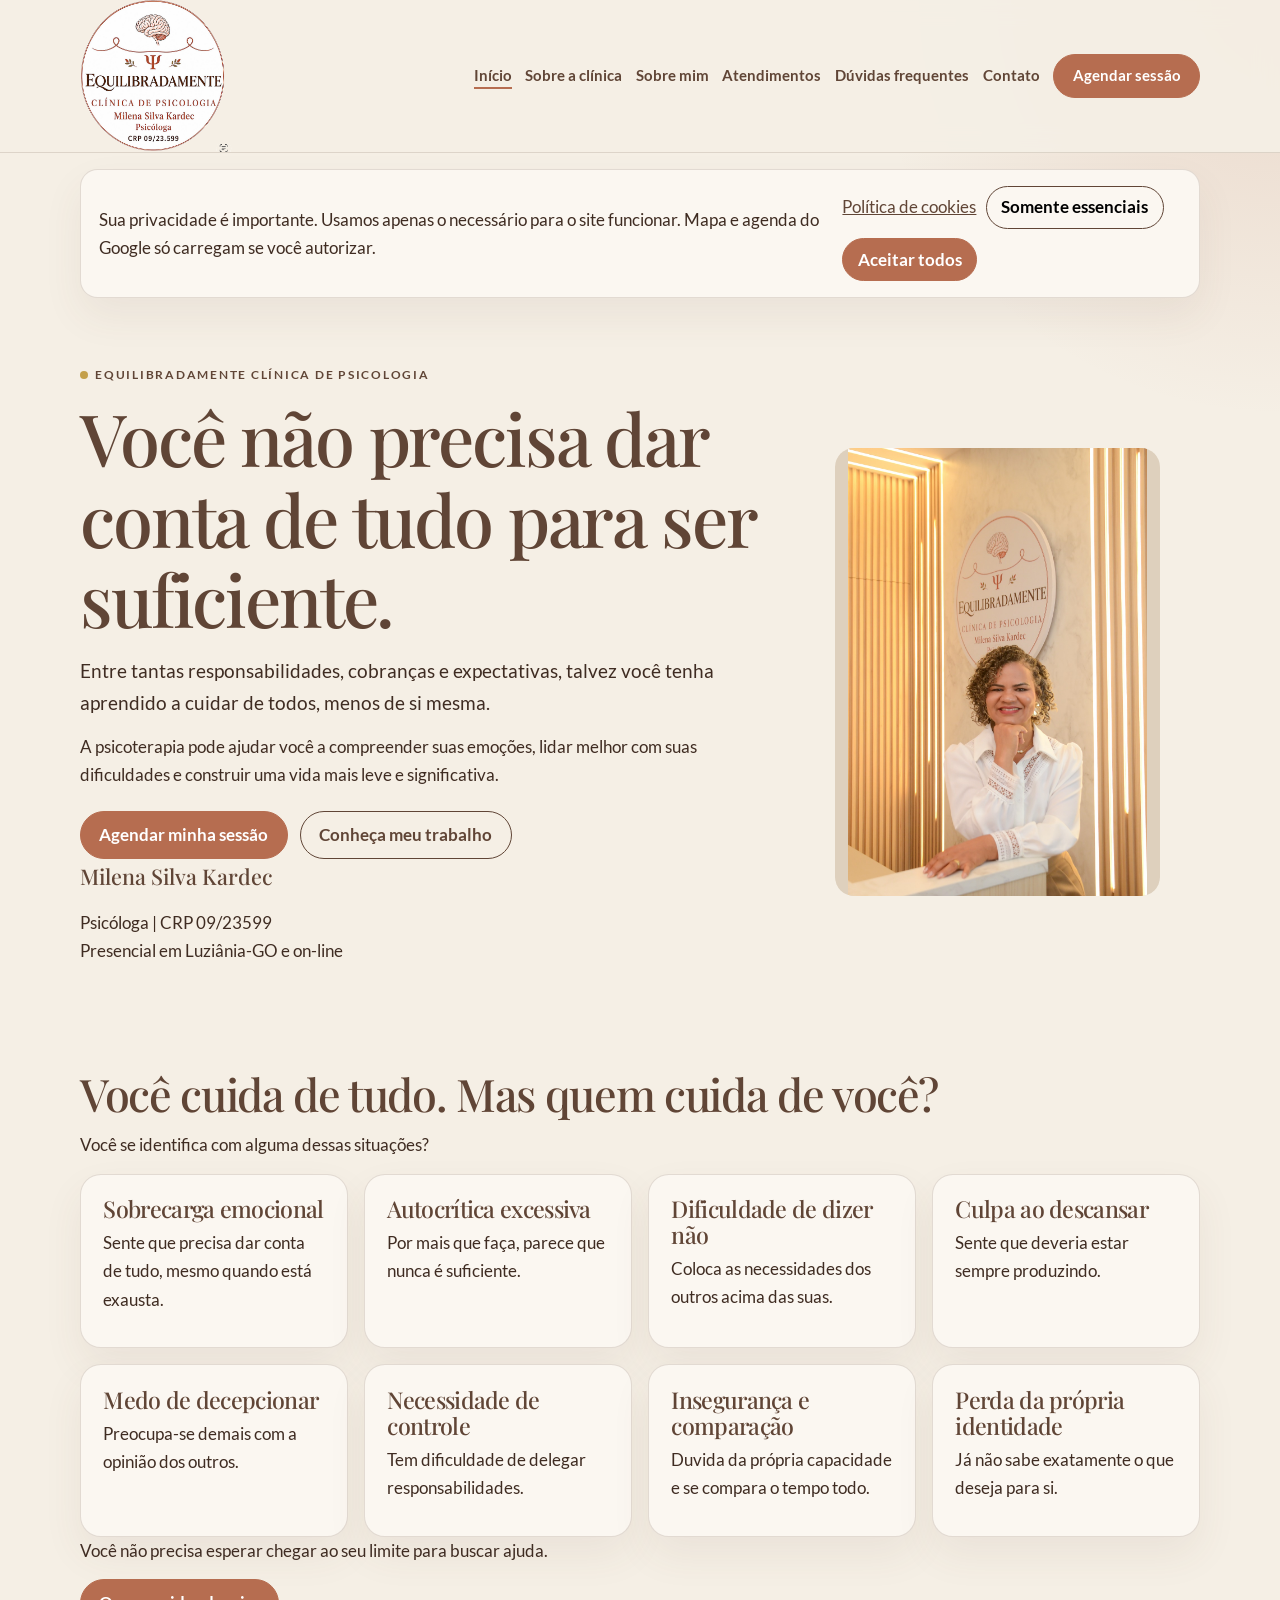
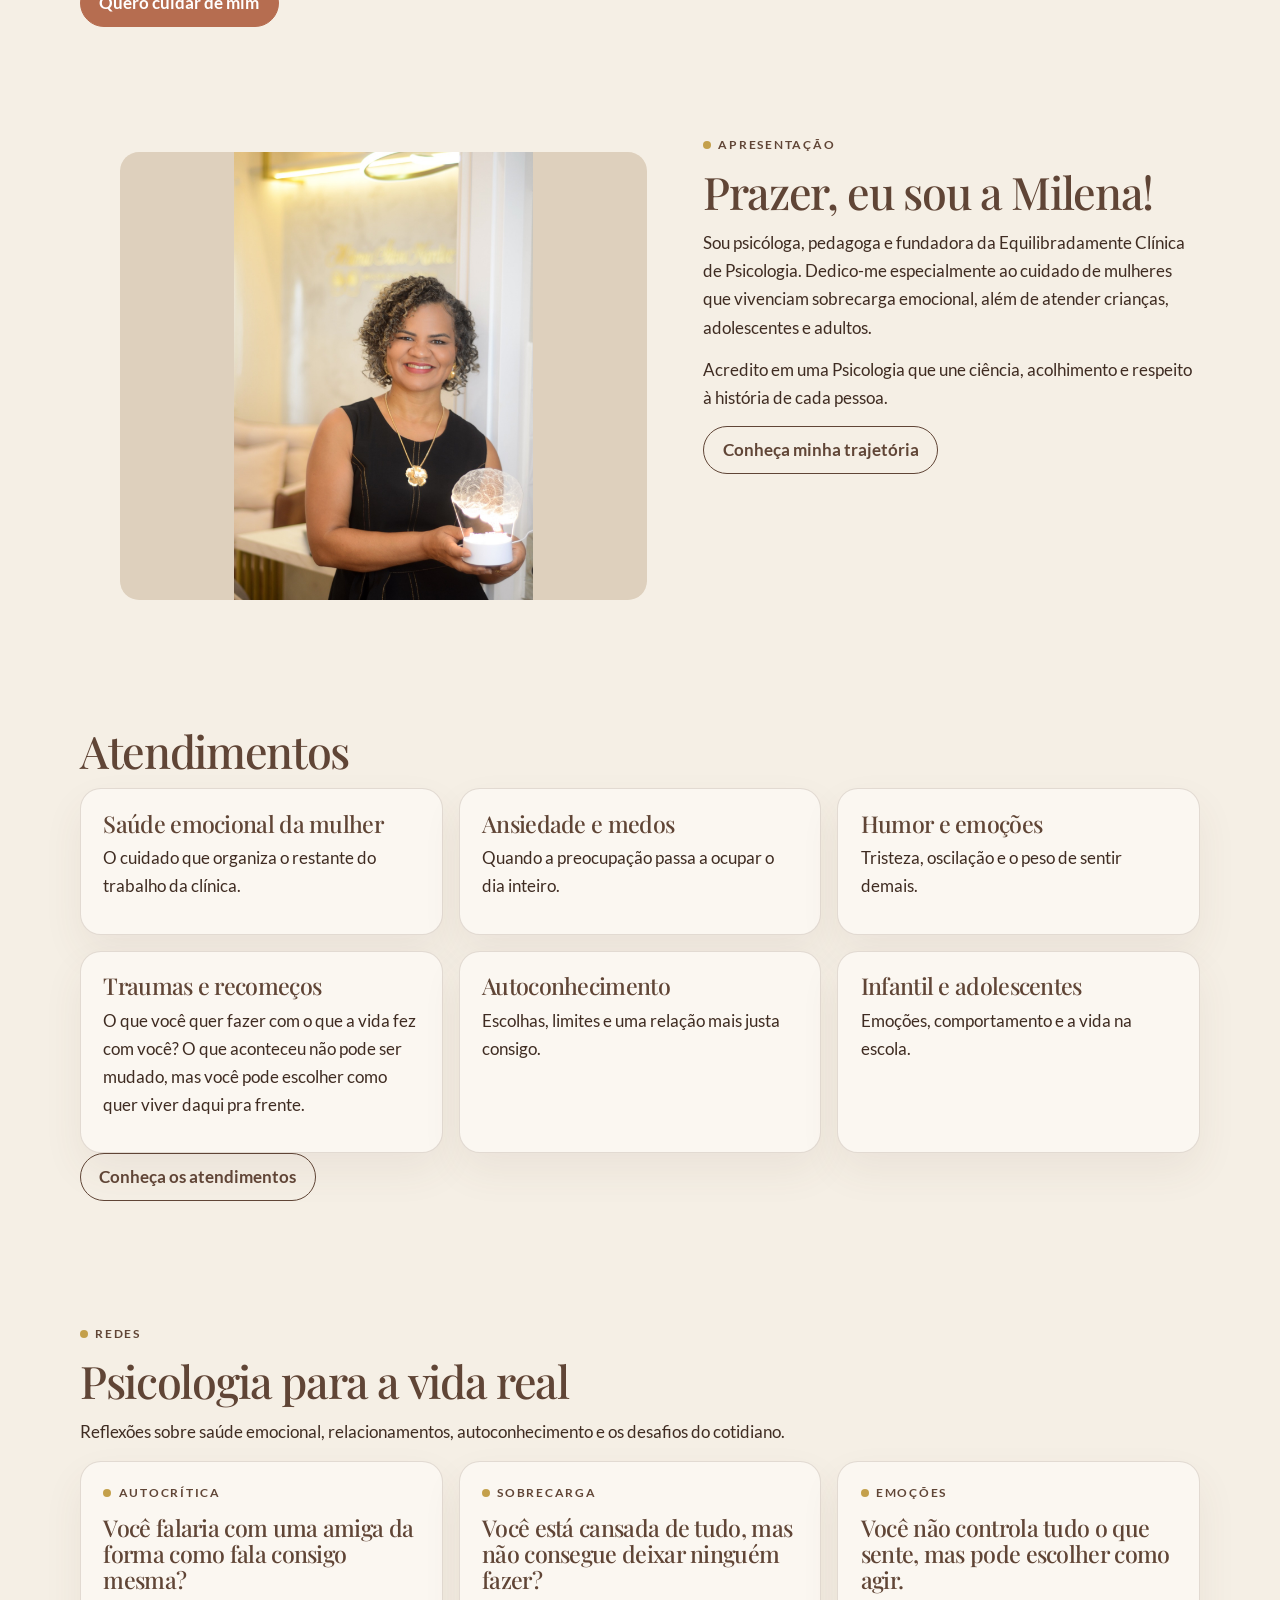
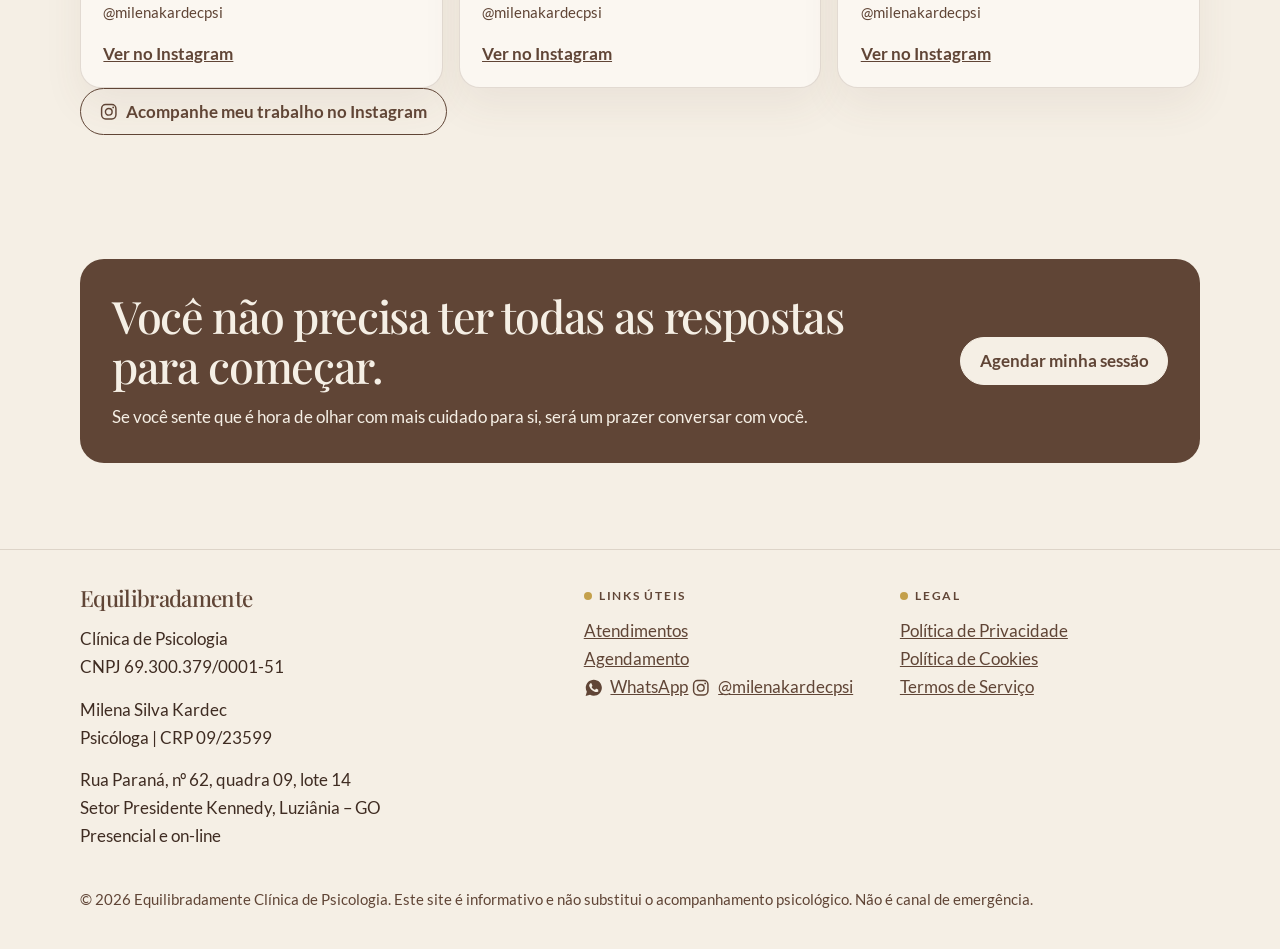
<file: index.html>
<!DOCTYPE html>
<html lang="pt-BR">
<head>
  <meta charset="utf-8">
  <meta name="viewport" content="width=device-width, initial-scale=1">
  <title>Equilibradamente Clínica de Psicologia</title>
  <meta name="description" content="Psicoterapia para a saúde emocional da mulher, com atendimento também a crianças, adolescentes e adultos. Presencial em Luziânia-GO e on-line.">
  <meta property="og:title" content="Equilibradamente Clínica de Psicologia">
  <meta property="og:description" content="Construindo caminhos para uma vida mais leve e significativa.">
  <meta property="og:image" content="assets/img/fachada-acolhida.jpeg">
  <meta property="og:type" content="website">
  <link rel="icon" href="assets/img/favicon.png">
  <link rel="stylesheet" href="assets/css/styles.css?v=fotos">
</head>
<body data-root="">
  <a class="skip" href="#conteudo">Ir para o conteúdo</a>
  <header class="site-header">
    <div class="barra">
      <a class="marca" href="index.html" aria-label="Equilibradamente, início"><img src="assets/img/logo.png" alt=""></a>
      <button class="nav-toggle" type="button" aria-expanded="false" aria-controls="menu">Menu</button>
      <nav class="nav-principal" id="menu" aria-label="Principal">
        <a href="index.html" aria-current="page">Início</a>
        <a href="sobre.html">Sobre a clínica</a>
        <a href="equipa.html">Sobre mim</a>
        <a href="servicos.html">Atendimentos</a>
        <a href="faq.html">Dúvidas frequentes</a>
        <a href="contactos.html">Contato</a>
        <a class="botao botao-primario" href="agendar.html">Agendar sessão</a>
      </nav>
    </div>
  </header>
  <main id="conteudo">
    <section class="barra hero">
      <div>
        <p class="eyebrow">Equilibradamente Clínica de Psicologia</p>
        <h1>Você não precisa dar conta de tudo para ser suficiente.</h1>
        <p class="lead">Entre tantas responsabilidades, cobranças e expectativas, talvez você tenha aprendido a cuidar de todos, menos de si mesma.</p>
        <p>A psicoterapia pode ajudar você a compreender suas emoções, lidar melhor com suas dificuldades e construir uma vida mais leve e significativa.</p>
        <div class="acoes">
          <a class="botao botao-primario" href="agendar.html">Agendar minha sessão</a>
          <a class="botao" href="equipa.html">Conheça meu trabalho</a>
        </div>
        <p class="assinatura">Milena Silva Kardec</p>
        <p>Psicóloga | CRP 09/23599<br>Presencial em Luziânia-GO e on-line</p>
      </div>
      <figure class="hero-foto">
        <img src="assets/img/milena-hero.jpeg" alt="Milena Silva Kardec na recepção da Equilibradamente, ao lado da logomarca da clínica.">
      </figure>
    </section>

    <section class="secao" aria-labelledby="identificacao">
      <div class="barra">
        <h2 id="identificacao">Você cuida de tudo. Mas quem cuida de você?</h2>
        <p>Você se identifica com alguma dessas situações?</p>
        <div class="grelha-situacoes">
          <article class="cartao"><h3>Sobrecarga emocional</h3><p>Sente que precisa dar conta de tudo, mesmo quando está exausta.</p></article>
          <article class="cartao"><h3>Autocrítica excessiva</h3><p>Por mais que faça, parece que nunca é suficiente.</p></article>
          <article class="cartao"><h3>Dificuldade de dizer não</h3><p>Coloca as necessidades dos outros acima das suas.</p></article>
          <article class="cartao"><h3>Culpa ao descansar</h3><p>Sente que deveria estar sempre produzindo.</p></article>
          <article class="cartao"><h3>Medo de decepcionar</h3><p>Preocupa-se demais com a opinião dos outros.</p></article>
          <article class="cartao"><h3>Necessidade de controle</h3><p>Tem dificuldade de delegar responsabilidades.</p></article>
          <article class="cartao"><h3>Insegurança e comparação</h3><p>Duvida da própria capacidade e se compara o tempo todo.</p></article>
          <article class="cartao"><h3>Perda da própria identidade</h3><p>Já não sabe exatamente o que deseja para si.</p></article>
        </div>
        <p>Você não precisa esperar chegar ao seu limite para buscar ajuda.</p>
        <a class="botao botao-primario" href="agendar.html">Quero cuidar de mim</a>
      </div>
    </section>

    <section class="secao">
      <div class="barra split">
        <figure class="retrato-largo inteiro">
          <img src="assets/img/milena-perfil.jpeg" alt="Milena Silva Kardec no consultório, com o nome da psicóloga ao fundo.">
        </figure>
        <div>
          <p class="eyebrow">Apresentação</p>
          <h2>Prazer, eu sou a Milena!</h2>
          <p>Sou psicóloga, pedagoga e fundadora da Equilibradamente Clínica de Psicologia. Dedico-me especialmente ao cuidado de mulheres que vivenciam sobrecarga emocional, além de atender crianças, adolescentes e adultos.</p>
          <p>Acredito em uma Psicologia que une ciência, acolhimento e respeito à história de cada pessoa.</p>
          <a class="botao" href="equipa.html">Conheça minha trajetória</a>
        </div>
      </div>
    </section>

    <section class="secao" aria-labelledby="atendimentos-destaque">
      <div class="barra">
        <h2 id="atendimentos-destaque">Atendimentos</h2>
        <div class="grelha-3">
          <article class="cartao"><h3>Saúde emocional da mulher</h3><p>O cuidado que organiza o restante do trabalho da clínica.</p></article>
          <article class="cartao"><h3>Ansiedade e medos</h3><p>Quando a preocupação passa a ocupar o dia inteiro.</p></article>
          <article class="cartao"><h3>Humor e emoções</h3><p>Tristeza, oscilação e o peso de sentir demais.</p></article>
          <article class="cartao"><h3>Traumas e recomeços</h3><p>O que você quer fazer com o que a vida fez com você? O que aconteceu não pode ser mudado, mas você pode escolher como quer viver daqui pra frente.</p></article>
          <article class="cartao"><h3>Autoconhecimento</h3><p>Escolhas, limites e uma relação mais justa consigo.</p></article>
          <article class="cartao"><h3>Infantil e adolescentes</h3><p>Emoções, comportamento e a vida na escola.</p></article>
        </div>
        <p><a class="botao" href="servicos.html">Conheça os atendimentos</a></p>
      </div>
    </section>

    <section class="secao" id="notas" aria-labelledby="notas-titulo">
      <div class="barra">
        <p class="eyebrow">Redes</p>
        <h2 id="notas-titulo">Psicologia para a vida real</h2>
        <p>Reflexões sobre saúde emocional, relacionamentos, autoconhecimento e os desafios do cotidiano.</p>
        <div class="feed" data-social-feed></div>
        <p><a class="botao" data-fill="instagram" data-rotulo="Acompanhe meu trabalho no Instagram" href="#">Instagram</a></p>
      </div>
    </section>

    <section class="secao">
      <div class="barra chamada">
        <div>
          <h2>Você não precisa ter todas as respostas para começar.</h2>
          <p>Se você sente que é hora de olhar com mais cuidado para si, será um prazer conversar com você.</p>
        </div>
        <a class="botao botao-primario" href="agendar.html">Agendar minha sessão</a>
      </div>
    </section>
  </main>
  <footer class="site-footer">
    <div class="barra footer-grelha">
      <div>
        <p class="marca">Equilibradamente</p>
        <p>Clínica de Psicologia<br>CNPJ 69.300.379/0001-51</p>
        <p>Milena Silva Kardec<br>Psicóloga | CRP 09/23599</p>
        <p>Rua Paraná, nº 62, quadra 09, lote 14<br>Setor Presidente Kennedy, Luziânia – GO<br>Presencial e on-line</p>
      </div>
      <div>
        <p class="eyebrow">Links úteis</p>
        <a href="servicos.html">Atendimentos</a>
        <a href="agendar.html">Agendamento</a>
        <a data-fill="whatsapp" data-rotulo="WhatsApp" href="#">WhatsApp</a>
        <a data-fill="instagram" href="#">Instagram</a>
      </div>
      <div>
        <p class="eyebrow">Legal</p>
        <a href="legal/privacidade.html">Política de Privacidade</a>
        <a href="legal/cookies.html">Política de Cookies</a>
        <a href="legal/termos.html">Termos de Serviço</a>
      </div>
    </div>
    <div class="barra rodape-base">
      <p>© <span class="ano">2026</span> Equilibradamente Clínica de Psicologia. Este site é informativo e não substitui o acompanhamento psicológico. Não é canal de emergência.</p>
    </div>
  </footer>
  <script src="assets/js/site-config.js"></script>
  <script src="assets/js/main.js"></script>
  <script src="assets/js/social-feed.js"></script>
</body>
</html>
</file>
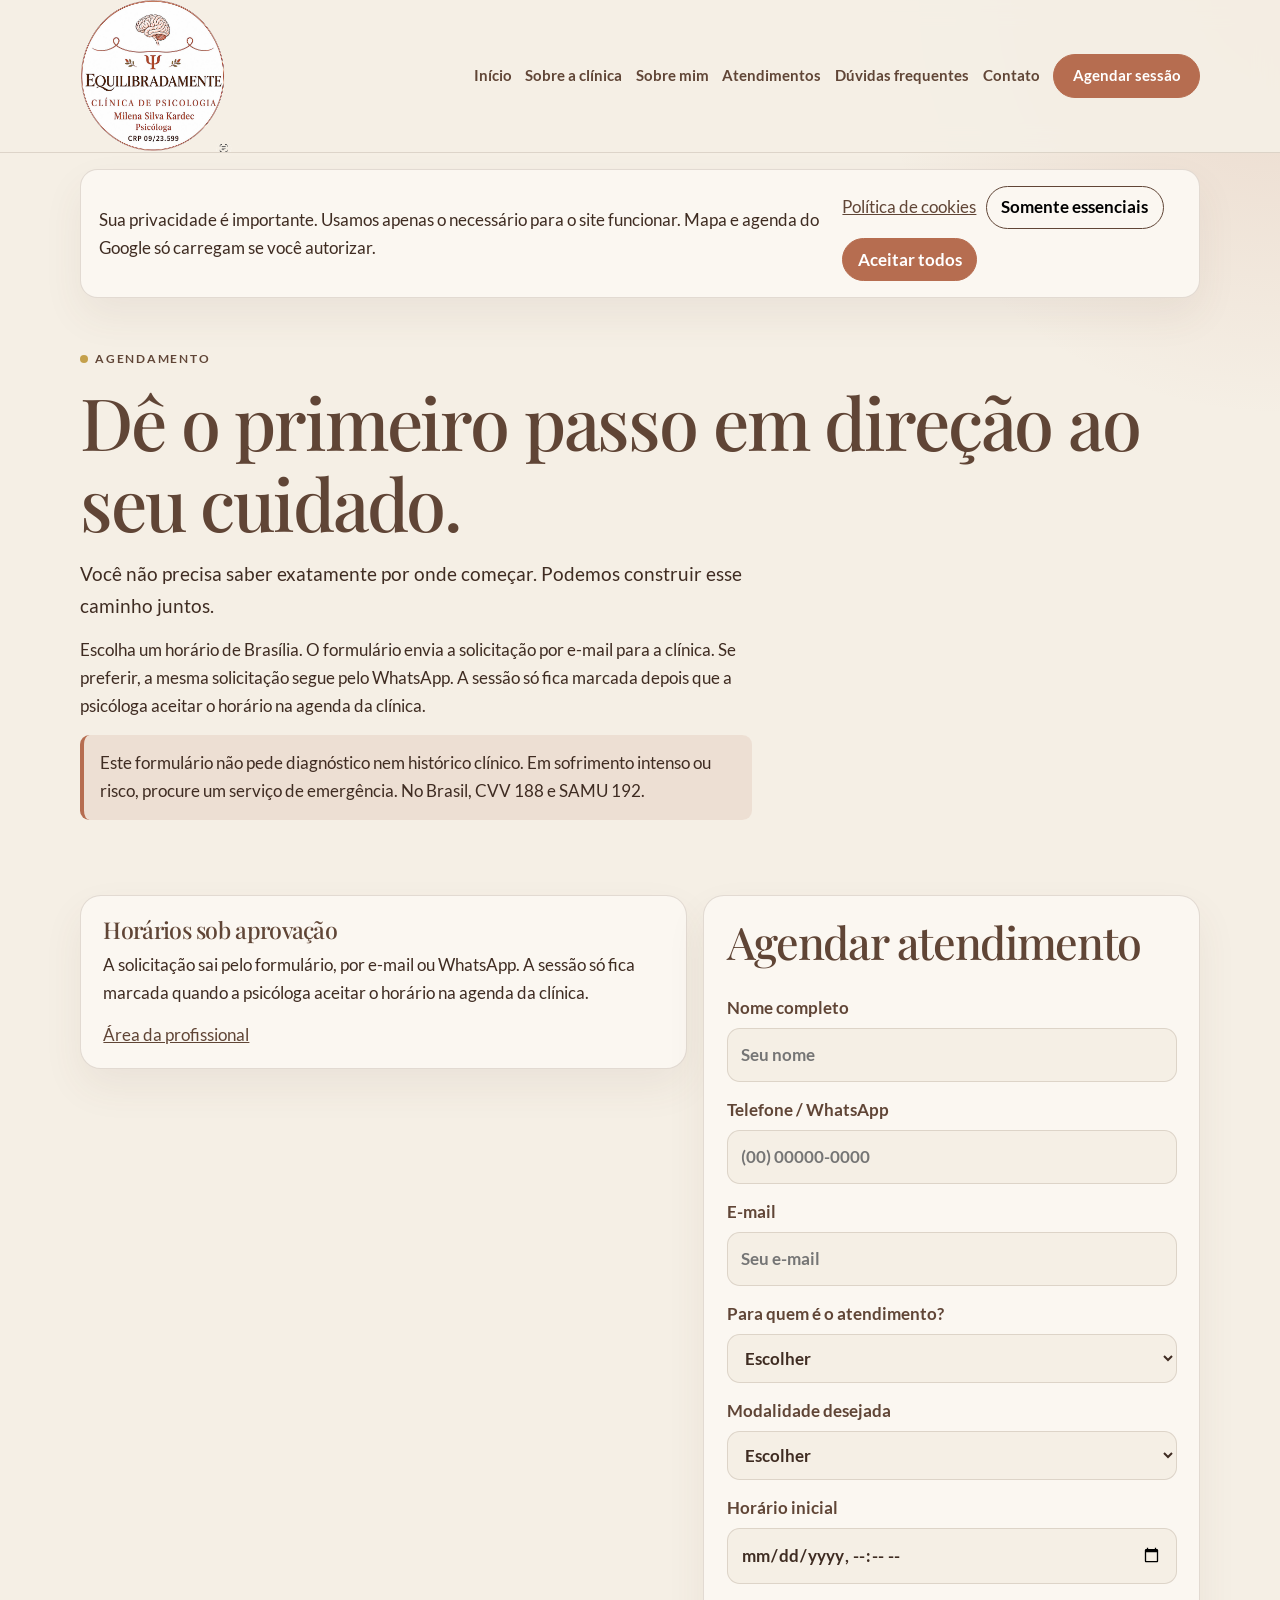
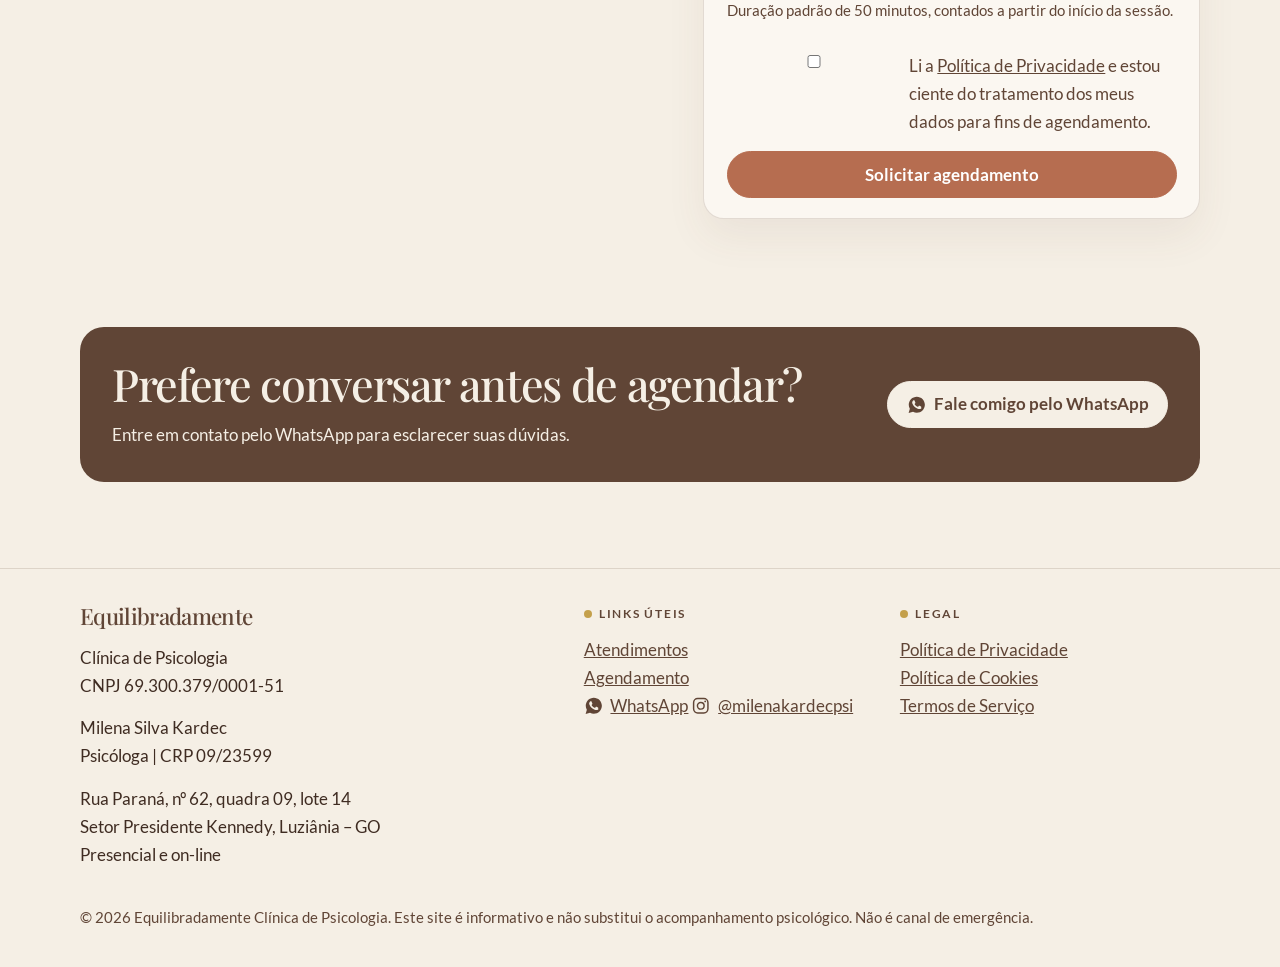
<file: agendar.html>
<!DOCTYPE html>
<html lang="pt-BR">
<head>
  <meta charset="utf-8">
  <meta name="viewport" content="width=device-width, initial-scale=1">
  <title>Agendar — Equilibradamente</title>
  <meta name="description" content="Solicite um horário de psicoterapia na Equilibradamente. O pedido fica pendente até a psicóloga aceitar.">
  <meta property="og:title" content="Agendar sessão — Equilibradamente">
  <meta property="og:description" content="Dê o primeiro passo em direção ao seu cuidado.">
  <meta property="og:image" content="assets/img/milena-hero.jpeg">
  <meta property="og:type" content="website">
  <link rel="icon" href="assets/img/favicon.png">
  <link rel="stylesheet" href="assets/css/styles.css?v=fotos">
</head>
<body data-root="">
  <a class="skip" href="#conteudo">Ir para o conteúdo</a>
  <header class="site-header">
    <div class="barra">
      <a class="marca" href="index.html" aria-label="Equilibradamente, início"><img src="assets/img/logo.png" alt=""></a>
      <button class="nav-toggle" type="button" aria-expanded="false" aria-controls="menu">Menu</button>
      <nav class="nav-principal" id="menu" aria-label="Principal">
        <a href="index.html">Início</a>
        <a href="sobre.html">Sobre a clínica</a>
        <a href="equipa.html">Sobre mim</a>
        <a href="servicos.html">Atendimentos</a>
        <a href="faq.html">Dúvidas frequentes</a>
        <a href="contactos.html">Contato</a>
        <a class="botao botao-primario" href="agendar.html" aria-current="page">Agendar sessão</a>
      </nav>
    </div>
  </header>
  <main id="conteudo">
    <header class="barra pagina-topo">
      <p class="eyebrow">Agendamento</p>
      <h1>Dê o primeiro passo em direção ao seu cuidado.</h1>
      <p class="lead">Você não precisa saber exatamente por onde começar. Podemos construir esse caminho juntos.</p>
      <p>Escolha um horário de Brasília. O formulário envia a solicitação por e-mail para a clínica. Se preferir, a mesma solicitação segue pelo WhatsApp. A sessão só fica marcada depois que a psicóloga aceitar o horário na agenda da clínica.</p>
      <p class="aviso">Este formulário não pede diagnóstico nem histórico clínico. Em sofrimento intenso ou risco, procure um serviço de emergência. No Brasil, CVV 188 e SAMU 192.</p>
    </header>
    <section class="secao" id="confirmar-horario" hidden>
      <div class="barra bloco">
        <h2>Marcar esta sessão</h2>
        <p id="confirmar-resumo"></p>
        <p>A marcação é feita na Sintropia, a mesma agenda em que a sessão é confirmada, remarcada, cancelada ou bloqueada. O lembrete sai por esse serviço, quando o aviso estiver ativo.</p>
        <a class="botao botao-primario" id="confirmar-envio" href="https://sintropia.me/sistema" target="_blank" rel="noopener noreferrer">Marcar na Sintropia</a>
        <a class="botao" id="lembrete-whatsapp" href="#" target="_blank" rel="noopener noreferrer" hidden>Enviar lembrete pelo WhatsApp</a>
        <p class="form-nota" id="confirmar-nota" hidden></p>
      </div>
    </section>
    <section class="secao">
      <div class="barra split">
        <div class="agenda" data-fill="calendar"></div>
        <form class="formulario" id="triagem" novalidate>
          <h2>Agendar atendimento</h2>
          <label>Nome completo
            <input name="nome" type="text" autocomplete="name" placeholder="Seu nome" required>
          </label>
          <label>Telefone / WhatsApp
            <input name="telefone" type="tel" autocomplete="tel" placeholder="(00) 00000-0000" required>
          </label>
          <label>E-mail
            <input name="email" type="email" autocomplete="email" placeholder="Seu e-mail" required>
          </label>
          <label>Para quem é o atendimento?
            <select name="paraquem" required>
              <option value="">Escolher</option>
              <option>Para mim</option>
              <option>Para uma criança</option>
              <option>Para um adolescente</option>
              <option>Para outro adulto</option>
            </select>
          </label>
          <label>Modalidade desejada
            <select name="modalidade" required>
              <option value="">Escolher</option>
              <option>Presencial</option>
              <option>On-line</option>
            </select>
          </label>
          <label>Horário inicial
            <input name="horario" type="datetime-local" step="60" required>
          </label>
          <p class="meta" id="fim-sessao">Duração padrão de 50 minutos, contados a partir do início da sessão.</p>
          <label class="linha-check">
            <input name="privacidade" type="checkbox" required>
            <span>Li a <a href="legal/privacidade.html">Política de Privacidade</a> e estou ciente do tratamento dos meus dados para fins de agendamento.</span>
          </label>
          <button class="botao botao-primario" type="submit">Solicitar agendamento</button>
          <p class="form-nota" hidden></p>
        </form>
      </div>
    </section>
    <section class="secao">
      <div class="barra chamada">
        <div>
          <h2>Prefere conversar antes de agendar?</h2>
          <p>Entre em contato pelo WhatsApp para esclarecer suas dúvidas.</p>
        </div>
        <a class="botao botao-primario" data-fill="whatsapp" data-rotulo="Fale comigo pelo WhatsApp" href="#">WhatsApp</a>
      </div>
    </section>
  </main>
  <footer class="site-footer">
    <div class="barra footer-grelha">
      <div>
        <p class="marca">Equilibradamente</p>
        <p>Clínica de Psicologia<br>CNPJ 69.300.379/0001-51</p>
        <p>Milena Silva Kardec<br>Psicóloga | CRP 09/23599</p>
        <p>Rua Paraná, nº 62, quadra 09, lote 14<br>Setor Presidente Kennedy, Luziânia – GO<br>Presencial e on-line</p>
      </div>
      <div>
        <p class="eyebrow">Links úteis</p>
        <a href="servicos.html">Atendimentos</a>
        <a href="agendar.html">Agendamento</a>
        <a data-fill="whatsapp" data-rotulo="WhatsApp" href="#">WhatsApp</a>
        <a data-fill="instagram" href="#">Instagram</a>
      </div>
      <div>
        <p class="eyebrow">Legal</p>
        <a href="legal/privacidade.html">Política de Privacidade</a>
        <a href="legal/cookies.html">Política de Cookies</a>
        <a href="legal/termos.html">Termos de Serviço</a>
      </div>
    </div>
    <div class="barra rodape-base">
      <p>© <span class="ano">2026</span> Equilibradamente Clínica de Psicologia. Este site é informativo e não substitui o acompanhamento psicológico. Não é canal de emergência.</p>
    </div>
  </footer>
  <script src="assets/js/site-config.js?v=sintropia"></script>
  <script src="assets/js/main.js?v=cliente"></script>
</body>
</html>
</file>
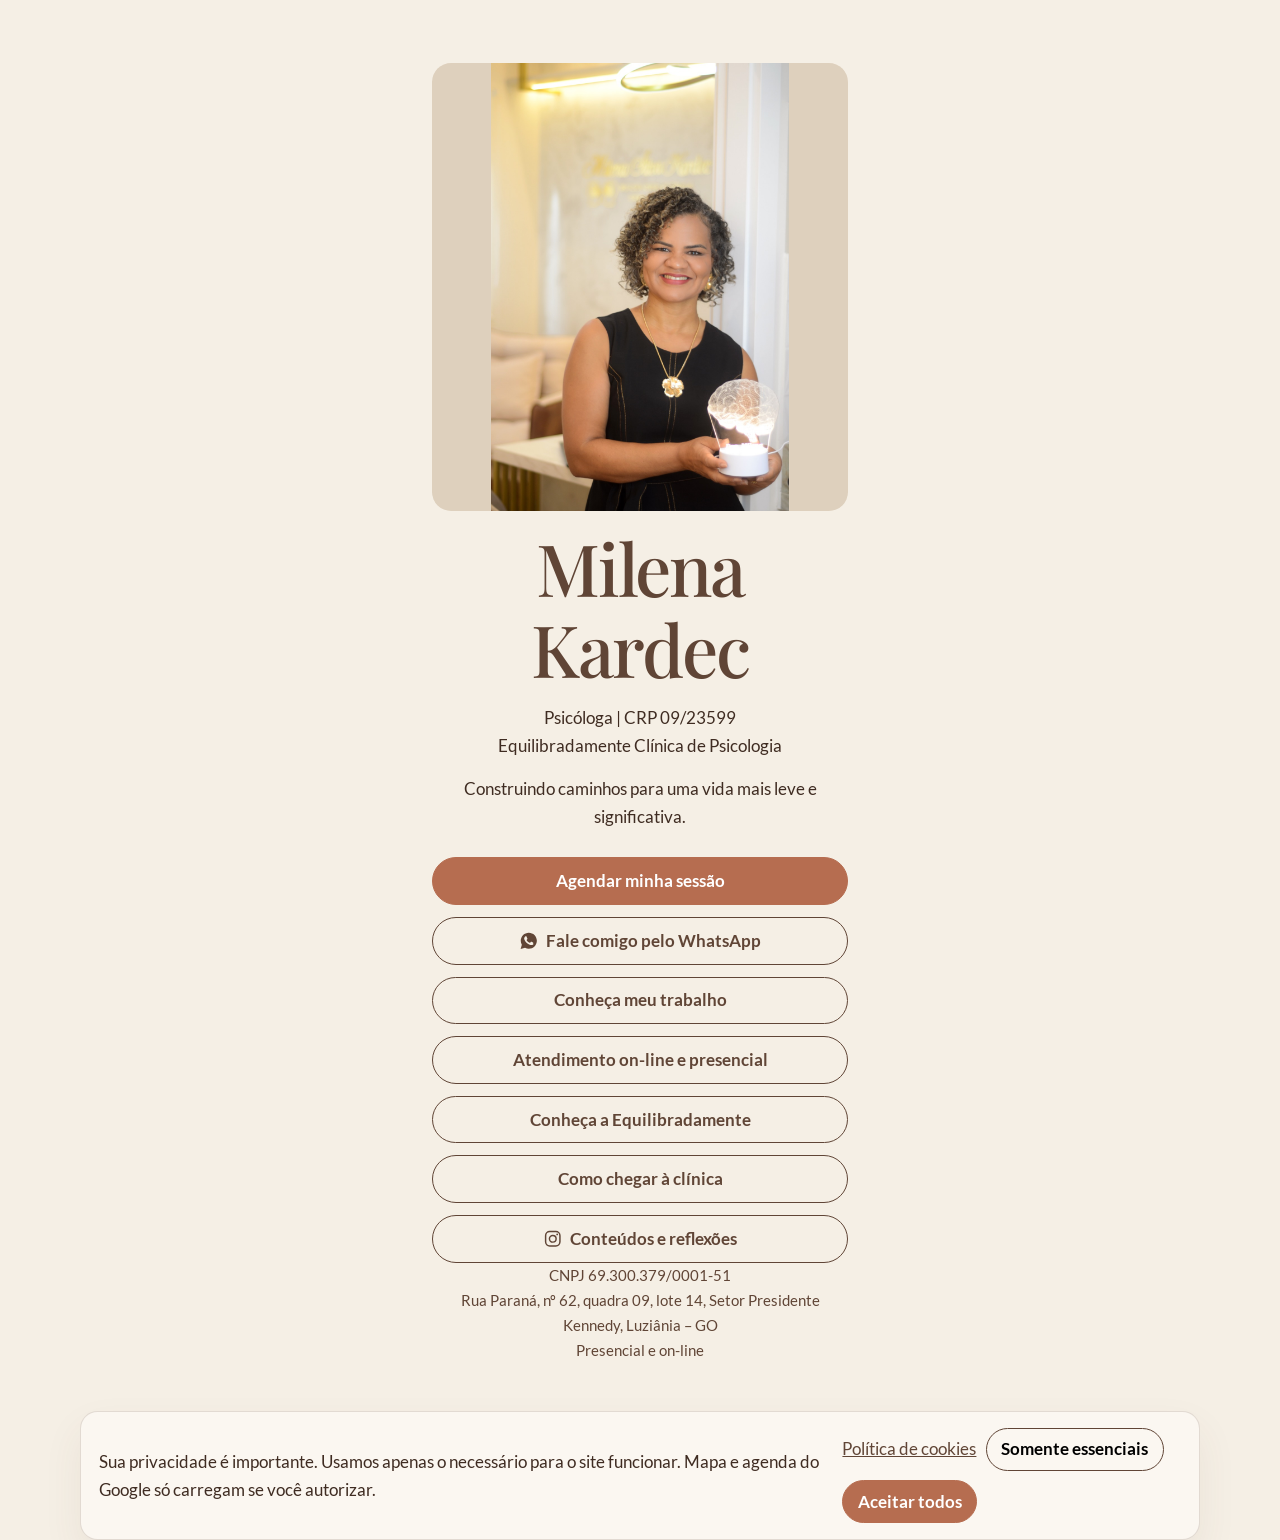
<file: bio.html>
<!DOCTYPE html>
<html lang="pt-BR">
<head>
  <meta charset="utf-8">
  <meta name="viewport" content="width=device-width, initial-scale=1">
  <title>Milena Kardec — Equilibradamente</title>
  <meta name="description" content="Links da Equilibradamente: agendar, WhatsApp, clínica e Instagram.">
  <meta property="og:title" content="Milena Kardec — Equilibradamente">
  <meta property="og:description" content="Construindo caminhos para uma vida mais leve e significativa.">
  <meta property="og:image" content="assets/img/milena-perfil.jpeg">
  <meta property="og:type" content="website">
  <link rel="icon" href="assets/img/favicon.png">
  <link rel="stylesheet" href="assets/css/styles.css?v=fotos">
</head>
<body class="page-bio" data-root="">
  <a class="skip" href="#conteudo">Ir para o conteúdo</a>
  <main class="bio-caixa" id="conteudo">
    <img class="retrato" src="assets/img/milena-perfil.jpeg" alt="Milena Silva Kardec, psicóloga.">
    <h1>Milena Kardec</h1>
    <p>Psicóloga | CRP 09/23599<br>Equilibradamente Clínica de Psicologia</p>
    <p>Construindo caminhos para uma vida mais leve e significativa.</p>
    <a class="botao botao-primario" href="agendar.html">Agendar minha sessão</a>
    <a class="botao" data-fill="whatsapp" data-rotulo="Fale comigo pelo WhatsApp" href="#">WhatsApp</a>
    <a class="botao" href="equipa.html">Conheça meu trabalho</a>
    <a class="botao" href="servicos.html">Atendimento on-line e presencial</a>
    <a class="botao" href="index.html">Conheça a Equilibradamente</a>
    <a class="botao" href="contactos.html">Como chegar à clínica</a>
    <a class="botao" data-fill="instagram" data-rotulo="Conteúdos e reflexões" href="#">Instagram</a>
    <p class="meta">CNPJ 69.300.379/0001-51<br>Rua Paraná, nº 62, quadra 09, lote 14, Setor Presidente Kennedy, Luziânia – GO<br>Presencial e on-line</p>
  </main>
  <script src="assets/js/site-config.js"></script>
  <script src="assets/js/main.js"></script>
</body>
</html>
</file>
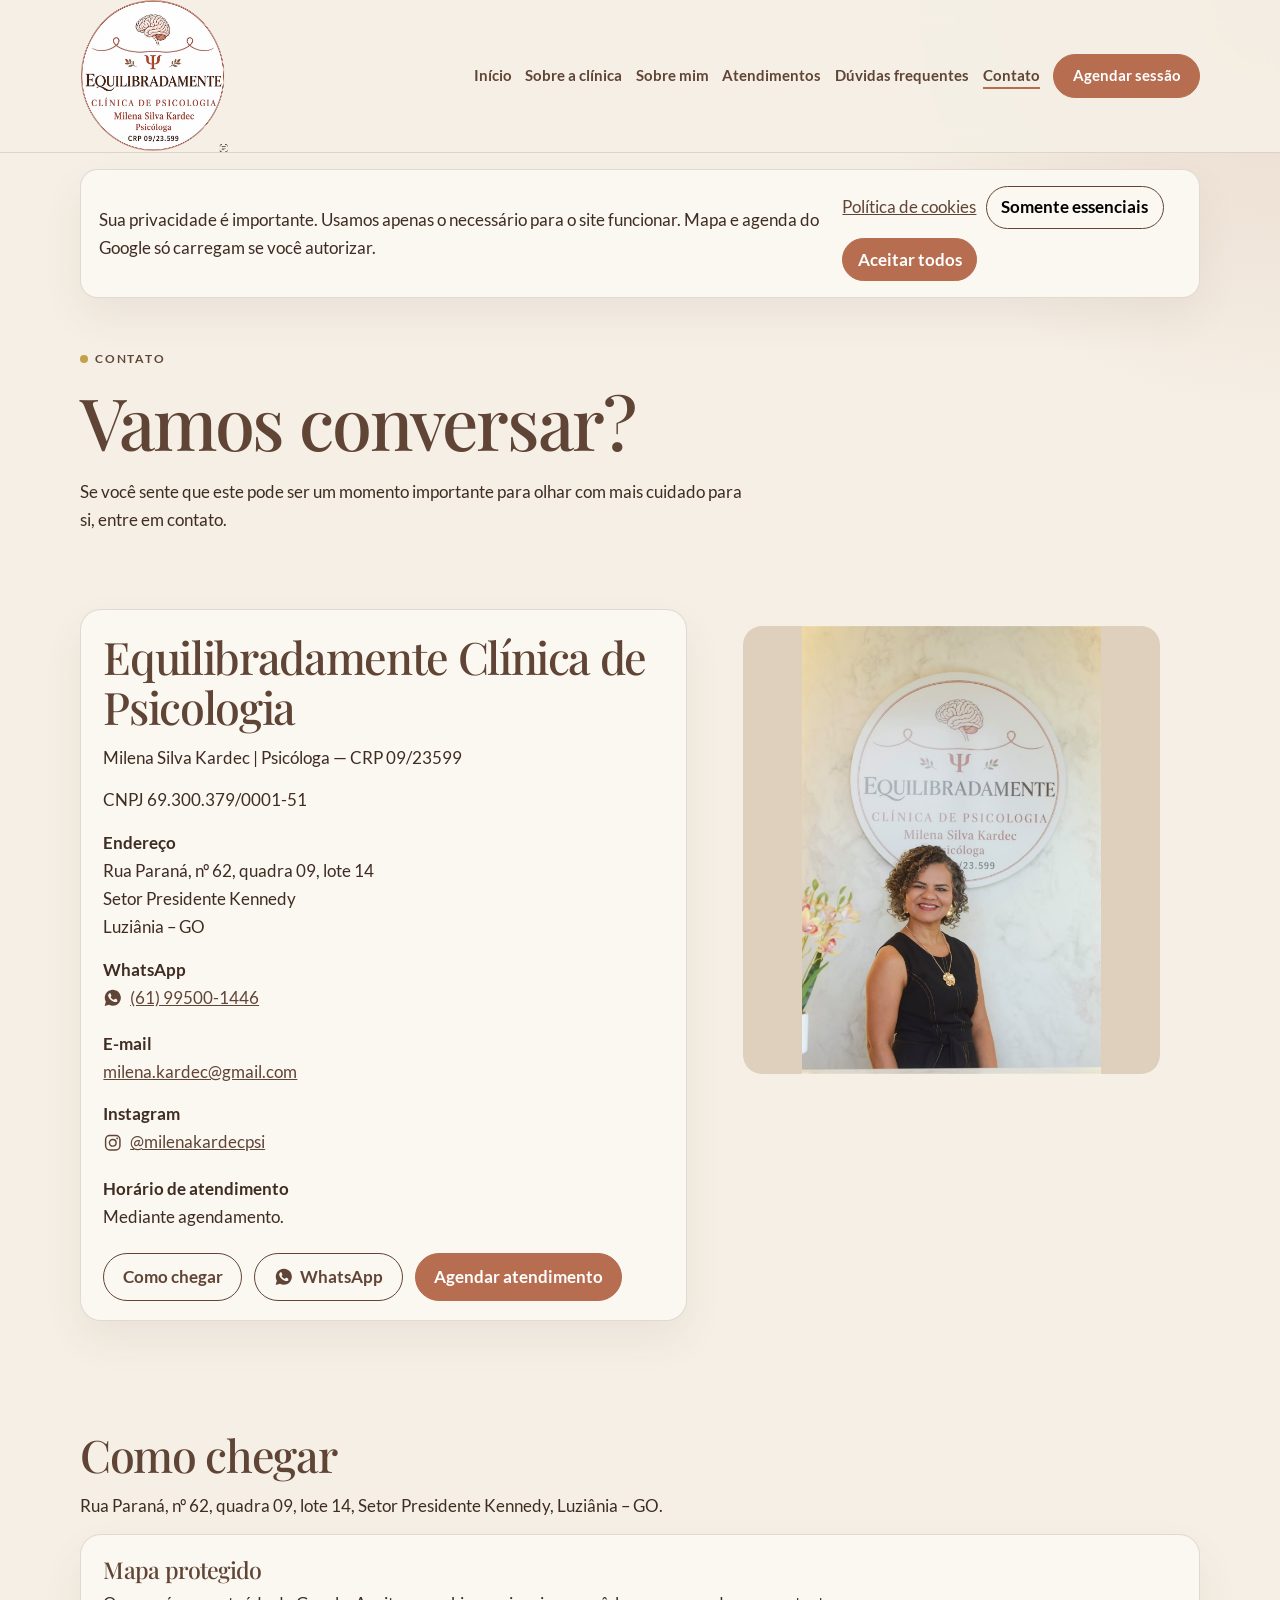
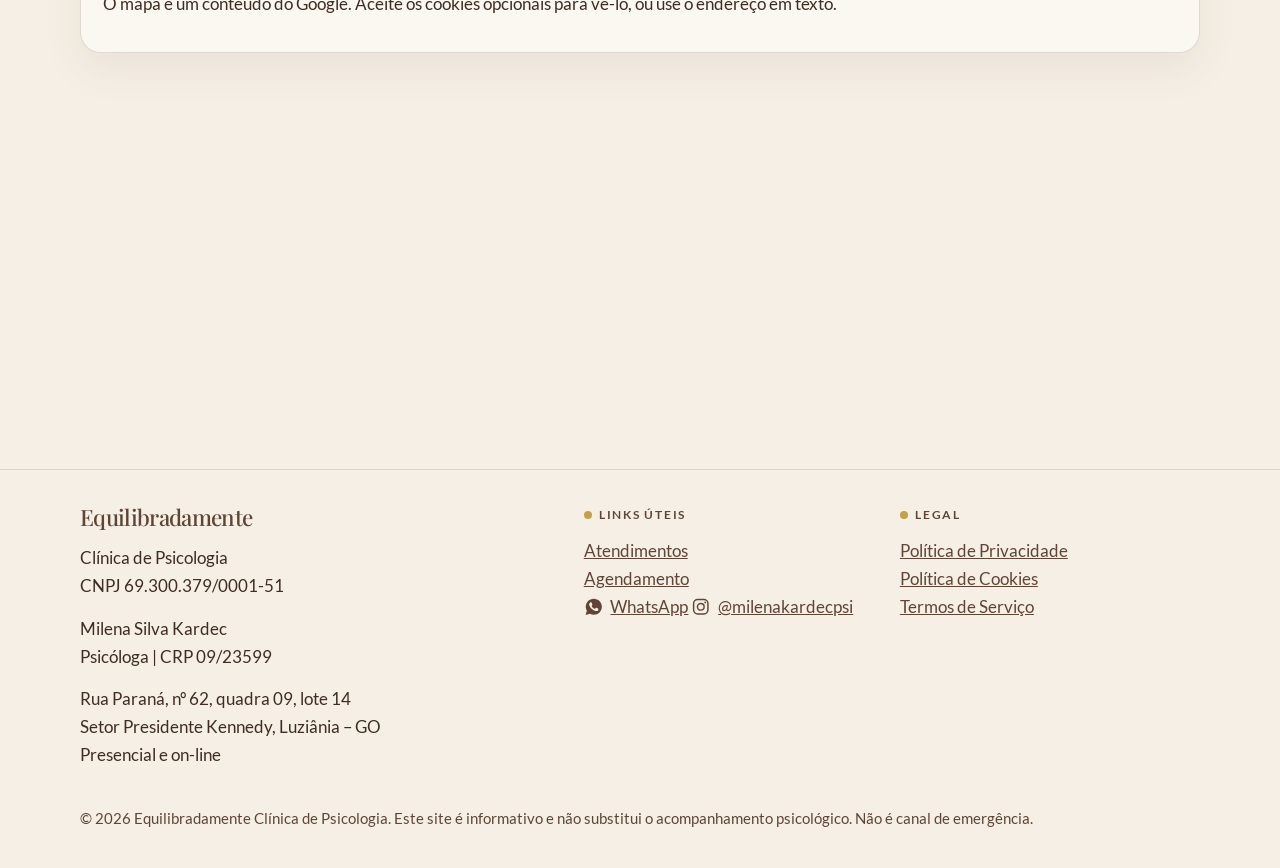
<file: contactos.html>
<!DOCTYPE html>
<html lang="pt-BR">
<head>
  <meta charset="utf-8">
  <meta name="viewport" content="width=device-width, initial-scale=1">
  <title>Contato — Equilibradamente</title>
  <meta name="description" content="Fale com a Equilibradamente Clínica de Psicologia, em Luziânia-GO. Atendimento presencial e on-line.">
  <meta property="og:title" content="Contato — Equilibradamente">
  <meta property="og:description" content="Vamos conversar? Luziânia-GO, presencial e on-line.">
  <meta property="og:image" content="assets/img/vamos-conversar.jpeg">
  <meta property="og:type" content="website">
  <link rel="icon" href="assets/img/favicon.png">
  <link rel="stylesheet" href="assets/css/styles.css?v=fotos">
</head>
<body data-root="">
  <a class="skip" href="#conteudo">Ir para o conteúdo</a>
  <header class="site-header">
    <div class="barra">
      <a class="marca" href="index.html" aria-label="Equilibradamente, início"><img src="assets/img/logo.png" alt=""></a>
      <button class="nav-toggle" type="button" aria-expanded="false" aria-controls="menu">Menu</button>
      <nav class="nav-principal" id="menu" aria-label="Principal">
        <a href="index.html">Início</a>
        <a href="sobre.html">Sobre a clínica</a>
        <a href="equipa.html">Sobre mim</a>
        <a href="servicos.html">Atendimentos</a>
        <a href="faq.html">Dúvidas frequentes</a>
        <a href="contactos.html" aria-current="page">Contato</a>
        <a class="botao botao-primario" href="agendar.html">Agendar sessão</a>
      </nav>
    </div>
  </header>
  <main id="conteudo">
    <header class="barra pagina-topo">
      <p class="eyebrow">Contato</p>
      <h1>Vamos conversar?</h1>
      <p>Se você sente que este pode ser um momento importante para olhar com mais cuidado para si, entre em contato.</p>
    </header>
    <section class="secao">
      <div class="barra split">
        <div class="bloco">
          <h2>Equilibradamente Clínica de Psicologia</h2>
          <p>Milena Silva Kardec | Psicóloga — CRP 09/23599</p>
          <p>CNPJ 69.300.379/0001-51</p>
          <p><strong>Endereço</strong><br>Rua Paraná, nº 62, quadra 09, lote 14<br>Setor Presidente Kennedy<br>Luziânia – GO</p>
          <p><strong>WhatsApp</strong><br><a data-fill="whatsapp" href="#">WhatsApp</a></p>
          <p><strong>E-mail</strong><br><a data-fill="email" href="#">E-mail</a></p>
          <p><strong>Instagram</strong><br><a data-fill="instagram" href="#">Instagram</a></p>
          <p><strong>Horário de atendimento</strong><br>Mediante agendamento.</p>
          <div class="acoes">
            <a class="botao" href="https://www.google.com/maps/dir/?api=1&amp;destination=Rua%20Paran%C3%A1%2C%20n%C2%BA%2062%2C%20quadra%2009%2C%20lote%2014%2C%20Setor%20Presidente%20Kennedy%2C%20Luzi%C3%A2nia%20-%20GO" target="_blank" rel="noopener noreferrer">Como chegar</a>
            <a class="botao" data-fill="whatsapp" data-rotulo="WhatsApp" href="#">WhatsApp</a>
            <a class="botao botao-primario" href="agendar.html">Agendar atendimento</a>
          </div>
        </div>
        <figure class="retrato-largo">
          <img src="assets/img/vamos-conversar.jpeg" alt="Milena Silva Kardec à frente da logomarca da Equilibradamente.">
        </figure>
      </div>
    </section>
    <section class="secao" id="chegada">
      <div class="barra">
        <h2>Como chegar</h2>
        <p>Rua Paraná, nº 62, quadra 09, lote 14, Setor Presidente Kennedy, Luziânia – GO.</p>
        <div class="mapa" data-fill="mapa"></div>
      </div>
    </section>
  </main>
  <footer class="site-footer">
    <div class="barra footer-grelha">
      <div>
        <p class="marca">Equilibradamente</p>
        <p>Clínica de Psicologia<br>CNPJ 69.300.379/0001-51</p>
        <p>Milena Silva Kardec<br>Psicóloga | CRP 09/23599</p>
        <p>Rua Paraná, nº 62, quadra 09, lote 14<br>Setor Presidente Kennedy, Luziânia – GO<br>Presencial e on-line</p>
      </div>
      <div>
        <p class="eyebrow">Links úteis</p>
        <a href="servicos.html">Atendimentos</a>
        <a href="agendar.html">Agendamento</a>
        <a data-fill="whatsapp" data-rotulo="WhatsApp" href="#">WhatsApp</a>
        <a data-fill="instagram" href="#">Instagram</a>
      </div>
      <div>
        <p class="eyebrow">Legal</p>
        <a href="legal/privacidade.html">Política de Privacidade</a>
        <a href="legal/cookies.html">Política de Cookies</a>
        <a href="legal/termos.html">Termos de Serviço</a>
      </div>
    </div>
    <div class="barra rodape-base">
      <p>© <span class="ano">2026</span> Equilibradamente Clínica de Psicologia. Este site é informativo e não substitui o acompanhamento psicológico. Não é canal de emergência.</p>
    </div>
  </footer>
  <script src="assets/js/site-config.js"></script>
  <script src="assets/js/main.js"></script>
</body>
</html>
</file>
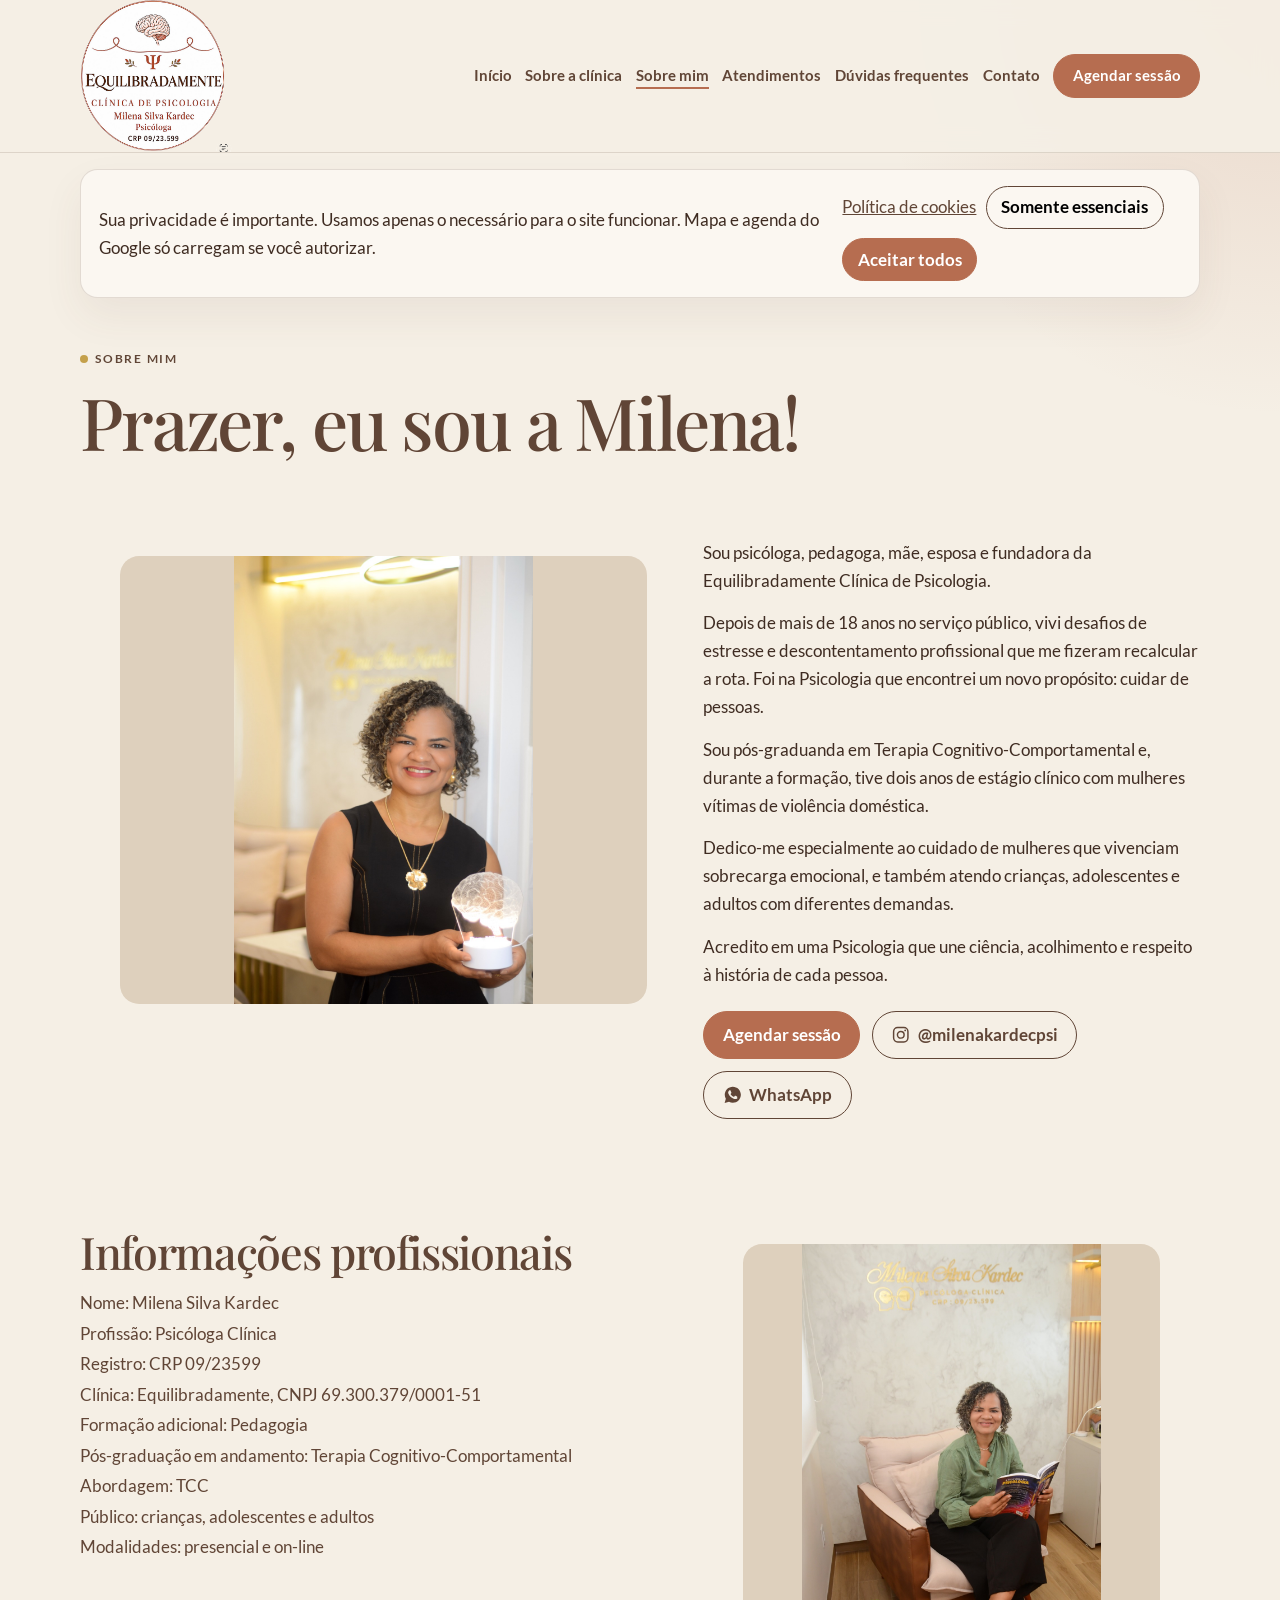
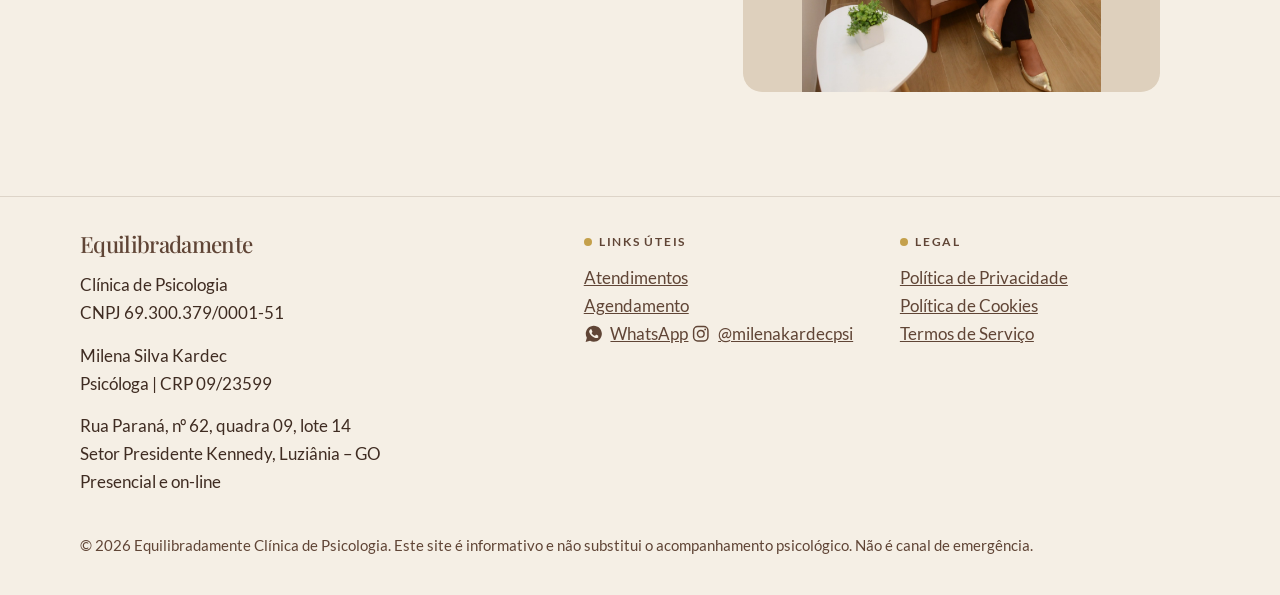
<file: equipa.html>
<!DOCTYPE html>
<html lang="pt-BR">
<head>
  <meta charset="utf-8">
  <meta name="viewport" content="width=device-width, initial-scale=1">
  <title>Sobre mim — Equilibradamente</title>
  <meta name="description" content="Milena Silva Kardec, psicóloga CRP 09/23599, fundadora da Equilibradamente. Atendimento a mulheres, crianças, adolescentes e adultos.">
  <meta property="og:title" content="Sobre mim — Milena Silva Kardec">
  <meta property="og:description" content="Psicóloga, pedagoga e fundadora da Equilibradamente.">
  <meta property="og:image" content="assets/img/milena-perfil.jpeg">
  <meta property="og:type" content="website">
  <link rel="icon" href="assets/img/favicon.png">
  <link rel="stylesheet" href="assets/css/styles.css?v=fotos">
</head>
<body data-root="">
  <a class="skip" href="#conteudo">Ir para o conteúdo</a>
  <header class="site-header">
    <div class="barra">
      <a class="marca" href="index.html" aria-label="Equilibradamente, início"><img src="assets/img/logo.png" alt=""></a>
      <button class="nav-toggle" type="button" aria-expanded="false" aria-controls="menu">Menu</button>
      <nav class="nav-principal" id="menu" aria-label="Principal">
        <a href="index.html">Início</a>
        <a href="sobre.html">Sobre a clínica</a>
        <a href="equipa.html" aria-current="page">Sobre mim</a>
        <a href="servicos.html">Atendimentos</a>
        <a href="faq.html">Dúvidas frequentes</a>
        <a href="contactos.html">Contato</a>
        <a class="botao botao-primario" href="agendar.html">Agendar sessão</a>
      </nav>
    </div>
  </header>
  <main id="conteudo">
    <header class="barra pagina-topo">
      <p class="eyebrow">Sobre mim</p>
      <h1>Prazer, eu sou a Milena!</h1>
    </header>
    <section class="secao">
      <div class="barra split">
        <figure class="retrato-largo inteiro">
          <img src="assets/img/milena-perfil.jpeg" alt="Retrato de Milena Silva Kardec no consultório da Equilibradamente.">
        </figure>
        <div>
          <p>Sou psicóloga, pedagoga, mãe, esposa e fundadora da Equilibradamente Clínica de Psicologia.</p>
          <p>Depois de mais de 18 anos no serviço público, vivi desafios de estresse e descontentamento profissional que me fizeram recalcular a rota. Foi na Psicologia que encontrei um novo propósito: cuidar de pessoas.</p>
          <p>Sou pós-graduanda em Terapia Cognitivo-Comportamental e, durante a formação, tive dois anos de estágio clínico com mulheres vítimas de violência doméstica.</p>
          <p>Dedico-me especialmente ao cuidado de mulheres que vivenciam sobrecarga emocional, e também atendo crianças, adolescentes e adultos com diferentes demandas.</p>
          <p>Acredito em uma Psicologia que une ciência, acolhimento e respeito à história de cada pessoa.</p>
          <div class="acoes">
            <a class="botao botao-primario" href="agendar.html">Agendar sessão</a>
            <a class="botao" data-fill="instagram" href="#">Instagram</a>
            <a class="botao" data-fill="whatsapp" data-rotulo="WhatsApp" href="#">WhatsApp</a>
          </div>
        </div>
      </div>
    </section>
    <section class="secao">
      <div class="barra split">
        <div>
          <h2>Informações profissionais</h2>
          <ul class="cedulas">
            <li>Nome: Milena Silva Kardec</li>
            <li>Profissão: Psicóloga Clínica</li>
            <li>Registro: CRP 09/23599</li>
            <li>Clínica: Equilibradamente, CNPJ 69.300.379/0001-51</li>
            <li>Formação adicional: Pedagogia</li>
            <li>Pós-graduação em andamento: Terapia Cognitivo-Comportamental</li>
            <li>Abordagem: TCC</li>
            <li>Público: crianças, adolescentes e adultos</li>
            <li>Modalidades: presencial e on-line</li>
          </ul>
        </div>
        <figure class="retrato-largo">
          <img src="assets/img/consultorio-poltrona.jpeg" alt="Milena no consultório, sentada na poltrona com um livro de psicologia.">
        </figure>
      </div>
    </section>
  </main>
  <footer class="site-footer">
    <div class="barra footer-grelha">
      <div>
        <p class="marca">Equilibradamente</p>
        <p>Clínica de Psicologia<br>CNPJ 69.300.379/0001-51</p>
        <p>Milena Silva Kardec<br>Psicóloga | CRP 09/23599</p>
        <p>Rua Paraná, nº 62, quadra 09, lote 14<br>Setor Presidente Kennedy, Luziânia – GO<br>Presencial e on-line</p>
      </div>
      <div>
        <p class="eyebrow">Links úteis</p>
        <a href="servicos.html">Atendimentos</a>
        <a href="agendar.html">Agendamento</a>
        <a data-fill="whatsapp" data-rotulo="WhatsApp" href="#">WhatsApp</a>
        <a data-fill="instagram" href="#">Instagram</a>
      </div>
      <div>
        <p class="eyebrow">Legal</p>
        <a href="legal/privacidade.html">Política de Privacidade</a>
        <a href="legal/cookies.html">Política de Cookies</a>
        <a href="legal/termos.html">Termos de Serviço</a>
      </div>
    </div>
    <div class="barra rodape-base">
      <p>© <span class="ano">2026</span> Equilibradamente Clínica de Psicologia. Este site é informativo e não substitui o acompanhamento psicológico. Não é canal de emergência.</p>
    </div>
  </footer>
  <script src="assets/js/site-config.js"></script>
  <script src="assets/js/main.js"></script>
</body>
</html>
</file>
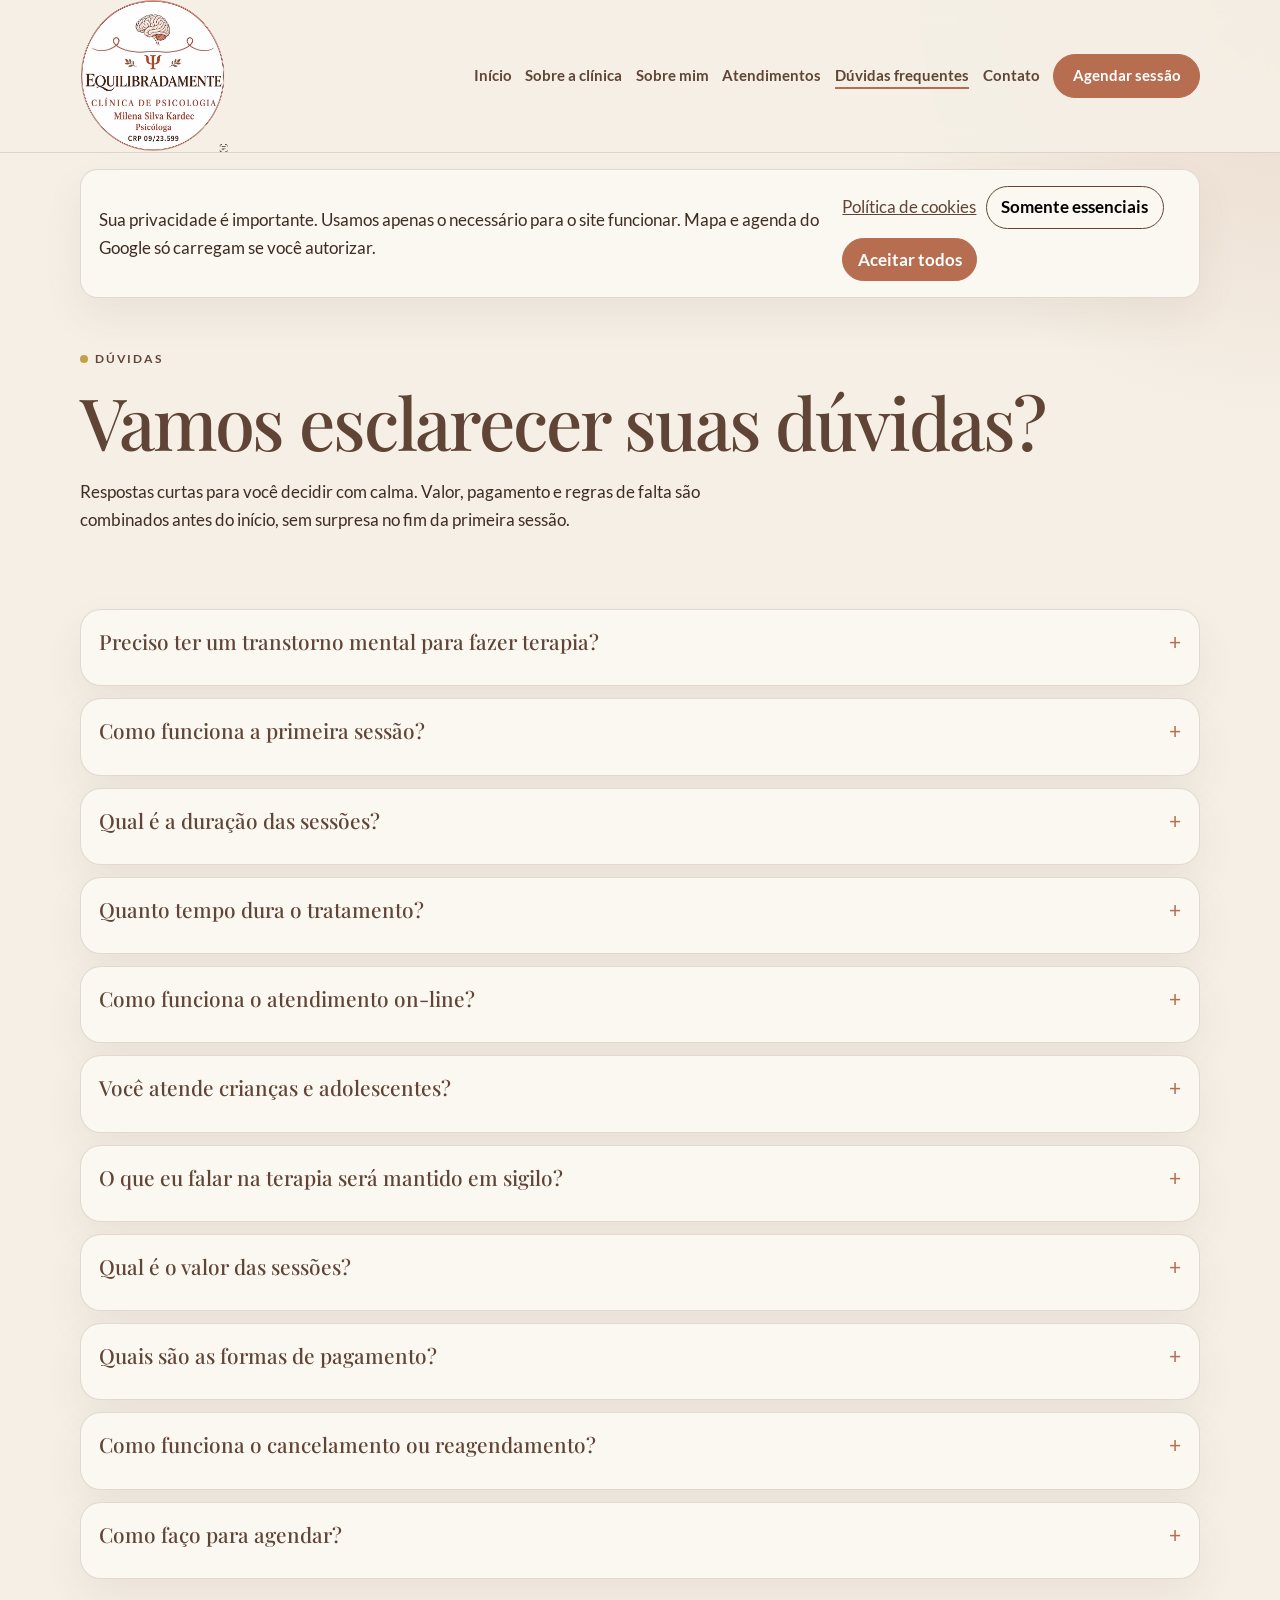
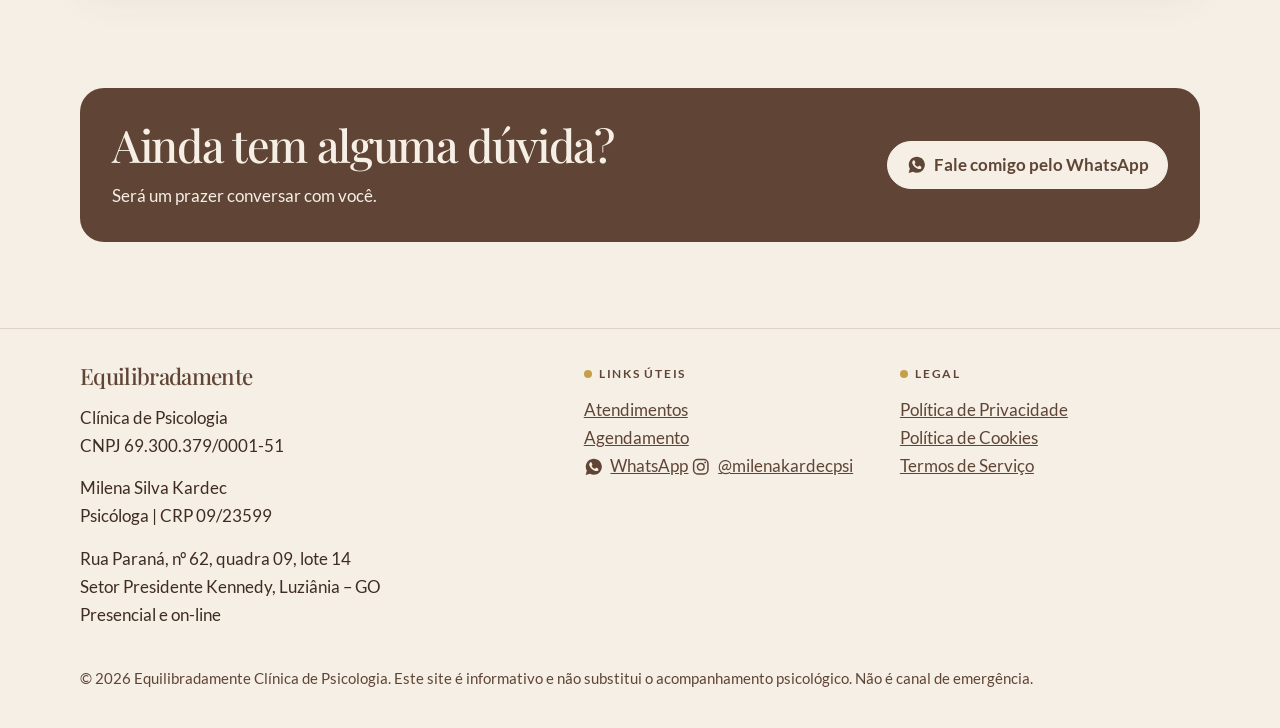
<file: faq.html>
<!DOCTYPE html>
<html lang="pt-BR">
<head>
  <meta charset="utf-8">
  <meta name="viewport" content="width=device-width, initial-scale=1">
  <title>Dúvidas frequentes — Equilibradamente</title>
  <meta name="description" content="Perguntas sobre psicoterapia, sigilo, duração, valores e agendamento na Equilibradamente.">
  <meta property="og:title" content="Dúvidas frequentes — Equilibradamente">
  <meta property="og:description" content="Vamos esclarecer suas dúvidas?">
  <meta property="og:image" content="assets/img/logo.jpeg">
  <meta property="og:type" content="website">
  <link rel="icon" href="assets/img/favicon.png">
  <link rel="stylesheet" href="assets/css/styles.css?v=fotos">
</head>
<body data-root="">
  <a class="skip" href="#conteudo">Ir para o conteúdo</a>
  <header class="site-header">
    <div class="barra">
      <a class="marca" href="index.html" aria-label="Equilibradamente, início"><img src="assets/img/logo.png" alt=""></a>
      <button class="nav-toggle" type="button" aria-expanded="false" aria-controls="menu">Menu</button>
      <nav class="nav-principal" id="menu" aria-label="Principal">
        <a href="index.html">Início</a>
        <a href="sobre.html">Sobre a clínica</a>
        <a href="equipa.html">Sobre mim</a>
        <a href="servicos.html">Atendimentos</a>
        <a href="faq.html" aria-current="page">Dúvidas frequentes</a>
        <a href="contactos.html">Contato</a>
        <a class="botao botao-primario" href="agendar.html">Agendar sessão</a>
      </nav>
    </div>
  </header>
  <main id="conteudo">
    <header class="barra pagina-topo">
      <p class="eyebrow">Dúvidas</p>
      <h1>Vamos esclarecer suas dúvidas?</h1>
      <p>Respostas curtas para você decidir com calma. Valor, pagamento e regras de falta são combinados antes do início, sem surpresa no fim da primeira sessão.</p>
    </header>
    <section class="secao">
      <div class="barra faq-lista">
        <article class="faq-item">
          <h2><button type="button" aria-expanded="false" aria-controls="faq-transtorno">Preciso ter um transtorno mental para fazer terapia?</button></h2>
          <div class="faq-painel" id="faq-transtorno" hidden>
            <p>Não! A psicoterapia vai muito além de um diagnóstico. Ela pode te ajudar a lidar com as dificuldades emocionais do dia a dia, melhorar seus relacionamentos, compreender e ressignificar suas formas de pensar, sentir e agir, além de desenvolver hábitos mais saudáveis. É também uma oportunidade de ampliar o autoconhecimento e construir uma vida mais consciente, leve e significativa.</p>
          </div>
        </article>
        <article class="faq-item">
          <h2><button type="button" aria-expanded="false" aria-controls="faq-primeira">Como funciona a primeira sessão?</button></h2>
          <div class="faq-painel" id="faq-primeira" hidden>
            <p>É um encontro para escutar o que trouxe você, esclarecer a forma de trabalho e ver se o acompanhamento faz sentido. Você não fica obrigada a continuar, e a clínica também pode indicar outro recurso quando for mais adequado.</p>
          </div>
        </article>
        <article class="faq-item">
          <h2><button type="button" aria-expanded="false" aria-controls="faq-duracao">Qual é a duração das sessões?</button></h2>
          <div class="faq-painel" id="faq-duracao" hidden>
            <p>50 minutos, contados a partir do início da sessão.</p>
          </div>
        </article>
        <article class="faq-item">
          <h2><button type="button" aria-expanded="false" aria-controls="faq-tempo">Quanto tempo dura o tratamento?</button></h2>
          <div class="faq-painel" id="faq-tempo" hidden>
            <p>Não há um prazo único. A frequência habitual é semanal, e a duração acompanha os objetivos combinados e o seu ritmo. Isso é revisto ao longo do processo.</p>
          </div>
        </article>
        <article class="faq-item">
          <h2><button type="button" aria-expanded="false" aria-controls="faq-online">Como funciona o atendimento on-line?</button></h2>
          <div class="faq-painel" id="faq-online" hidden>
            <p>É realizado por meio de uma videochamada no app Google Meet, com o mesmo sigilo e segurança da sessão presencial. O link será encaminhado minutos antes do horário marcado. Você precisa de um lugar reservado e de uma conexão estável.</p>
          </div>
        </article>
        <article class="faq-item">
          <h2><button type="button" aria-expanded="false" aria-controls="faq-criancas">Você atende crianças e adolescentes?</button></h2>
          <div class="faq-painel" id="faq-criancas" hidden>
            <p>Sim. Além do cuidado com a saúde emocional da mulher, a clínica atende crianças, adolescentes e adultos. Quando o paciente é menor, a participação e a autorização dos responsáveis seguem o que a ética e a lei exigem.</p>
          </div>
        </article>
        <article class="faq-item">
          <h2><button type="button" aria-expanded="false" aria-controls="faq-sigilo">O que eu falar na terapia será mantido em sigilo?</button></h2>
          <div class="faq-painel" id="faq-sigilo" hidden>
            <p>Sim. O conteúdo da sessão não é compartilhado com família, trabalho ou redes sociais. Há limites previstos na ética e na lei, como risco grave para a pessoa ou para terceiros. Esses limites são explicados no início do acompanhamento.</p>
          </div>
        </article>
        <article class="faq-item">
          <h2><button type="button" aria-expanded="false" aria-controls="faq-valor">Qual é o valor das sessões?</button></h2>
          <div class="faq-painel" id="faq-valor" hidden>
            <p>O valor é informado individualmente, antes da contratação. Não está publicado neste site.</p>
          </div>
        </article>
        <article class="faq-item">
          <h2><button type="button" aria-expanded="false" aria-controls="faq-pagamento">Quais são as formas de pagamento?</button></h2>
          <div class="faq-painel" id="faq-pagamento" hidden>
            <p>As condições são combinadas antes do início do acompanhamento.</p>
          </div>
        </article>
        <article class="faq-item">
          <h2><button type="button" aria-expanded="false" aria-controls="faq-cancelar">Como funciona o cancelamento ou reagendamento?</button></h2>
          <div class="faq-painel" id="faq-cancelar" hidden>
            <p>Cancelamento, reagendamento, atraso e falta seguem condições combinadas com antecedência. Este site não publica prazo nem cobrança por falta enquanto a clínica não definir essa política. O que vale é o que for confirmado por escrito na marcação. O enquadramento está nos <a href="legal/termos.html">termos de serviço</a>.</p>
          </div>
        </article>
        <article class="faq-item">
          <h2><button type="button" aria-expanded="false" aria-controls="faq-agendar">Como faço para agendar?</button></h2>
          <div class="faq-painel" id="faq-agendar" hidden>
            <p>Pelo formulário de <a href="agendar.html">agendamento</a> ou pelo WhatsApp. O horário proposto fica pendente até a psicóloga aceitar na agenda da clínica. Enviar o pedido não confirma a sessão.</p>
          </div>
        </article>
      </div>
    </section>
    <section class="secao">
      <div class="barra chamada">
        <div>
          <h2>Ainda tem alguma dúvida?</h2>
          <p>Será um prazer conversar com você.</p>
        </div>
        <a class="botao botao-primario" data-fill="whatsapp" data-rotulo="Fale comigo pelo WhatsApp" href="#">WhatsApp</a>
      </div>
    </section>
  </main>
  <footer class="site-footer">
    <div class="barra footer-grelha">
      <div>
        <p class="marca">Equilibradamente</p>
        <p>Clínica de Psicologia<br>CNPJ 69.300.379/0001-51</p>
        <p>Milena Silva Kardec<br>Psicóloga | CRP 09/23599</p>
        <p>Rua Paraná, nº 62, quadra 09, lote 14<br>Setor Presidente Kennedy, Luziânia – GO<br>Presencial e on-line</p>
      </div>
      <div>
        <p class="eyebrow">Links úteis</p>
        <a href="servicos.html">Atendimentos</a>
        <a href="agendar.html">Agendamento</a>
        <a data-fill="whatsapp" data-rotulo="WhatsApp" href="#">WhatsApp</a>
        <a data-fill="instagram" href="#">Instagram</a>
      </div>
      <div>
        <p class="eyebrow">Legal</p>
        <a href="legal/privacidade.html">Política de Privacidade</a>
        <a href="legal/cookies.html">Política de Cookies</a>
        <a href="legal/termos.html">Termos de Serviço</a>
      </div>
    </div>
    <div class="barra rodape-base">
      <p>© <span class="ano">2026</span> Equilibradamente Clínica de Psicologia. Este site é informativo e não substitui o acompanhamento psicológico. Não é canal de emergência.</p>
    </div>
  </footer>
  <script src="assets/js/site-config.js"></script>
  <script src="assets/js/main.js"></script>
</body>
</html>
</file>
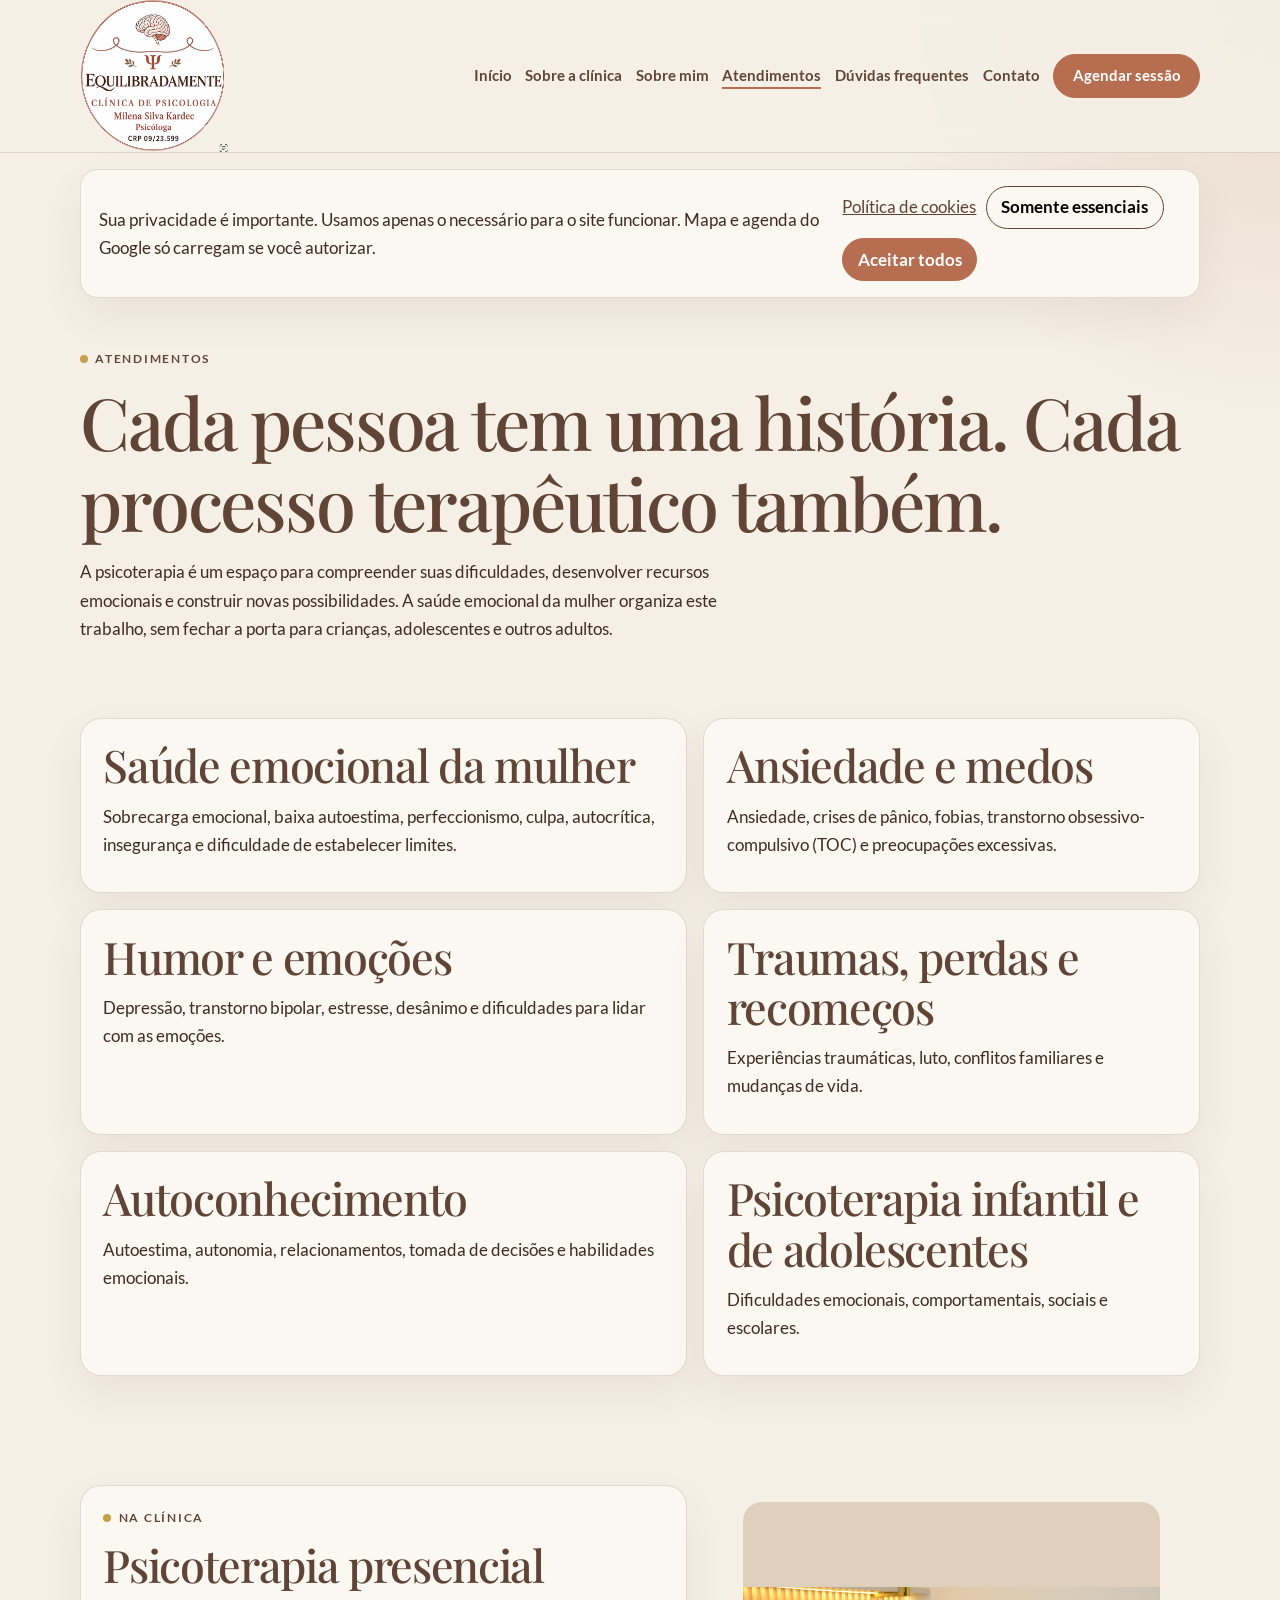
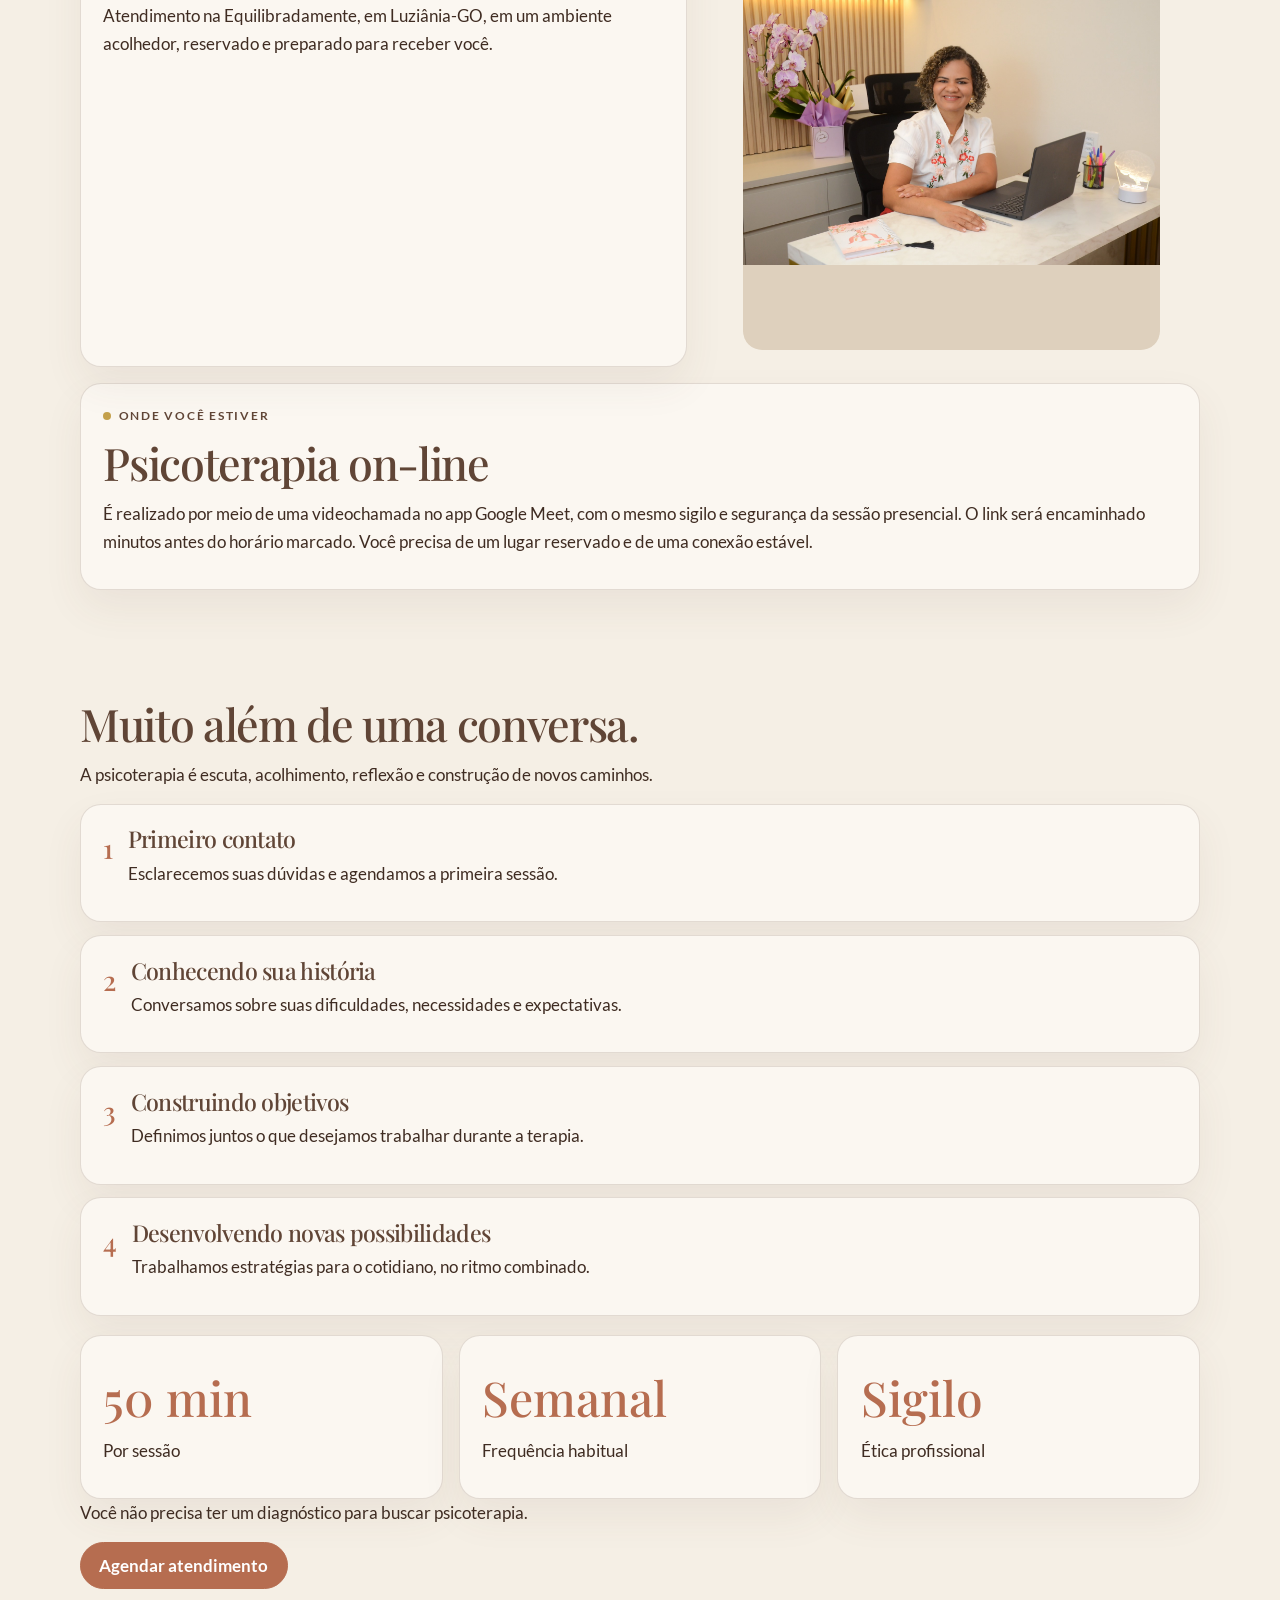
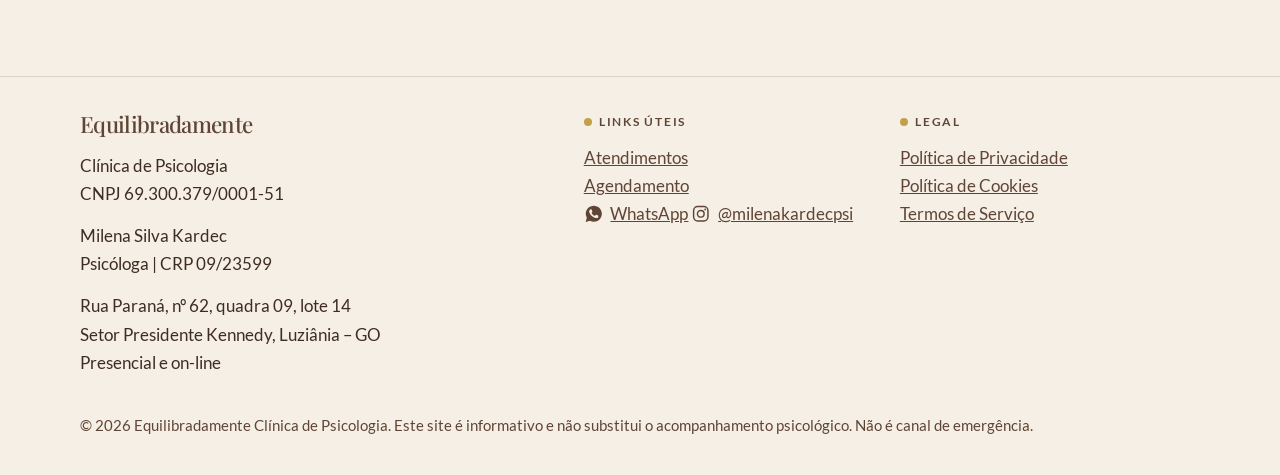
<file: servicos.html>
<!DOCTYPE html>
<html lang="pt-BR">
<head>
  <meta charset="utf-8">
  <meta name="viewport" content="width=device-width, initial-scale=1">
  <title>Atendimentos — Equilibradamente</title>
  <meta name="description" content="Psicoterapia para saúde emocional da mulher, ansiedade, humor, traumas, autoconhecimento e atendimento infantil e de adolescentes. Presencial e on-line.">
  <meta property="og:title" content="Atendimentos — Equilibradamente">
  <meta property="og:description" content="Cada pessoa tem uma história. Cada processo terapêutico também.">
  <meta property="og:image" content="assets/img/atendimento-online.jpeg">
  <meta property="og:type" content="website">
  <link rel="icon" href="assets/img/favicon.png">
  <link rel="stylesheet" href="assets/css/styles.css?v=fotos">
</head>
<body data-root="">
  <a class="skip" href="#conteudo">Ir para o conteúdo</a>
  <header class="site-header">
    <div class="barra">
      <a class="marca" href="index.html" aria-label="Equilibradamente, início"><img src="assets/img/logo.png" alt=""></a>
      <button class="nav-toggle" type="button" aria-expanded="false" aria-controls="menu">Menu</button>
      <nav class="nav-principal" id="menu" aria-label="Principal">
        <a href="index.html">Início</a>
        <a href="sobre.html">Sobre a clínica</a>
        <a href="equipa.html">Sobre mim</a>
        <a href="servicos.html" aria-current="page">Atendimentos</a>
        <a href="faq.html">Dúvidas frequentes</a>
        <a href="contactos.html">Contato</a>
        <a class="botao botao-primario" href="agendar.html">Agendar sessão</a>
      </nav>
    </div>
  </header>
  <main id="conteudo">
    <header class="barra pagina-topo">
      <p class="eyebrow">Atendimentos</p>
      <h1>Cada pessoa tem uma história. Cada processo terapêutico também.</h1>
      <p>A psicoterapia é um espaço para compreender suas dificuldades, desenvolver recursos emocionais e construir novas possibilidades. A saúde emocional da mulher organiza este trabalho, sem fechar a porta para crianças, adolescentes e outros adultos.</p>
    </header>
    <section class="secao">
      <div class="barra grelha-2">
        <article class="servico"><h2>Saúde emocional da mulher</h2><p>Sobrecarga emocional, baixa autoestima, perfeccionismo, culpa, autocrítica, insegurança e dificuldade de estabelecer limites.</p></article>
        <article class="servico"><h2>Ansiedade e medos</h2><p>Ansiedade, crises de pânico, fobias, transtorno obsessivo-compulsivo (TOC) e preocupações excessivas.</p></article>
        <article class="servico"><h2>Humor e emoções</h2><p>Depressão, transtorno bipolar, estresse, desânimo e dificuldades para lidar com as emoções.</p></article>
        <article class="servico"><h2>Traumas, perdas e recomeços</h2><p>Experiências traumáticas, luto, conflitos familiares e mudanças de vida.</p></article>
        <article class="servico"><h2>Autoconhecimento</h2><p>Autoestima, autonomia, relacionamentos, tomada de decisões e habilidades emocionais.</p></article>
        <article class="servico"><h2>Psicoterapia infantil e de adolescentes</h2><p>Dificuldades emocionais, comportamentais, sociais e escolares.</p></article>
      </div>
    </section>
    <section class="secao">
      <div class="barra split">
        <article class="servico">
          <p class="eyebrow">Na clínica</p>
          <h2>Psicoterapia presencial</h2>
          <p>Atendimento na Equilibradamente, em Luziânia-GO, em um ambiente acolhedor, reservado e preparado para receber você.</p>
        </article>
        <figure class="retrato-largo">
          <img src="assets/img/atendimento-online.jpeg" alt="Milena à mesa do consultório, com o computador aberto para o atendimento on-line.">
        </figure>
      </div>
      <div class="barra" style="margin-top:1rem">
        <article class="servico">
          <p class="eyebrow">Onde você estiver</p>
          <h2>Psicoterapia on-line</h2>
          <p>É realizado por meio de uma videochamada no app Google Meet, com o mesmo sigilo e segurança da sessão presencial. O link será encaminhado minutos antes do horário marcado. Você precisa de um lugar reservado e de uma conexão estável.</p>
        </article>
      </div>
    </section>
    <section class="secao">
      <div class="barra">
        <h2>Muito além de uma conversa.</h2>
        <p>A psicoterapia é escuta, acolhimento, reflexão e construção de novos caminhos.</p>
        <div class="passos">
          <article class="passo cartao"><p class="numero">1</p><div><h3>Primeiro contato</h3><p>Esclarecemos suas dúvidas e agendamos a primeira sessão.</p></div></article>
          <article class="passo cartao"><p class="numero">2</p><div><h3>Conhecendo sua história</h3><p>Conversamos sobre suas dificuldades, necessidades e expectativas.</p></div></article>
          <article class="passo cartao"><p class="numero">3</p><div><h3>Construindo objetivos</h3><p>Definimos juntos o que desejamos trabalhar durante a terapia.</p></div></article>
          <article class="passo cartao"><p class="numero">4</p><div><h3>Desenvolvendo novas possibilidades</h3><p>Trabalhamos estratégias para o cotidiano, no ritmo combinado.</p></div></article>
        </div>
        <div class="numeros" style="margin-top:1.2rem">
          <article class="cartao"><p class="numero-grande">50 min</p><p>Por sessão</p></article>
          <article class="cartao"><p class="numero-grande">Semanal</p><p>Frequência habitual</p></article>
          <article class="cartao"><p class="numero-grande">Sigilo</p><p>Ética profissional</p></article>
        </div>
        <p>Você não precisa ter um diagnóstico para buscar psicoterapia.</p>
        <a class="botao botao-primario" href="agendar.html">Agendar atendimento</a>
      </div>
    </section>
  </main>
  <footer class="site-footer">
    <div class="barra footer-grelha">
      <div>
        <p class="marca">Equilibradamente</p>
        <p>Clínica de Psicologia<br>CNPJ 69.300.379/0001-51</p>
        <p>Milena Silva Kardec<br>Psicóloga | CRP 09/23599</p>
        <p>Rua Paraná, nº 62, quadra 09, lote 14<br>Setor Presidente Kennedy, Luziânia – GO<br>Presencial e on-line</p>
      </div>
      <div>
        <p class="eyebrow">Links úteis</p>
        <a href="servicos.html">Atendimentos</a>
        <a href="agendar.html">Agendamento</a>
        <a data-fill="whatsapp" data-rotulo="WhatsApp" href="#">WhatsApp</a>
        <a data-fill="instagram" href="#">Instagram</a>
      </div>
      <div>
        <p class="eyebrow">Legal</p>
        <a href="legal/privacidade.html">Política de Privacidade</a>
        <a href="legal/cookies.html">Política de Cookies</a>
        <a href="legal/termos.html">Termos de Serviço</a>
      </div>
    </div>
    <div class="barra rodape-base">
      <p>© <span class="ano">2026</span> Equilibradamente Clínica de Psicologia. Este site é informativo e não substitui o acompanhamento psicológico. Não é canal de emergência.</p>
    </div>
  </footer>
  <script src="assets/js/site-config.js"></script>
  <script src="assets/js/main.js"></script>
</body>
</html>
</file>
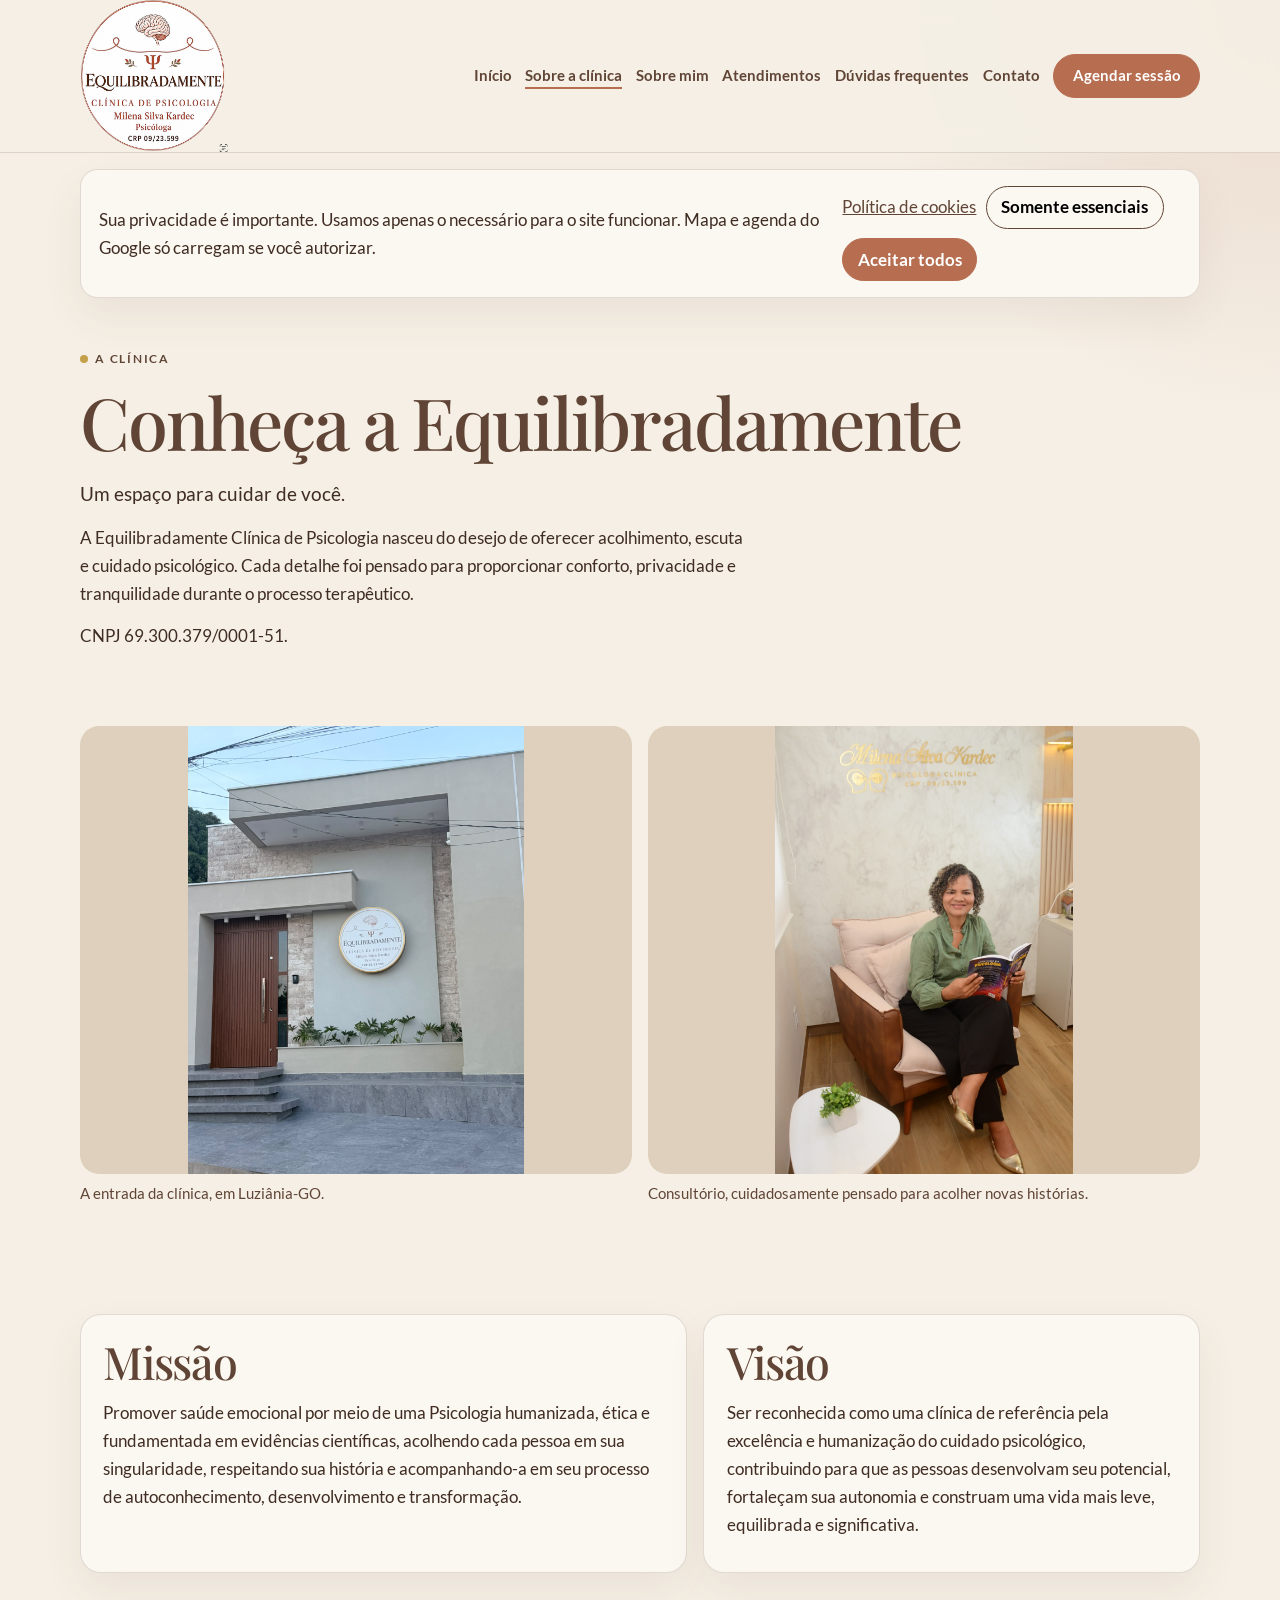
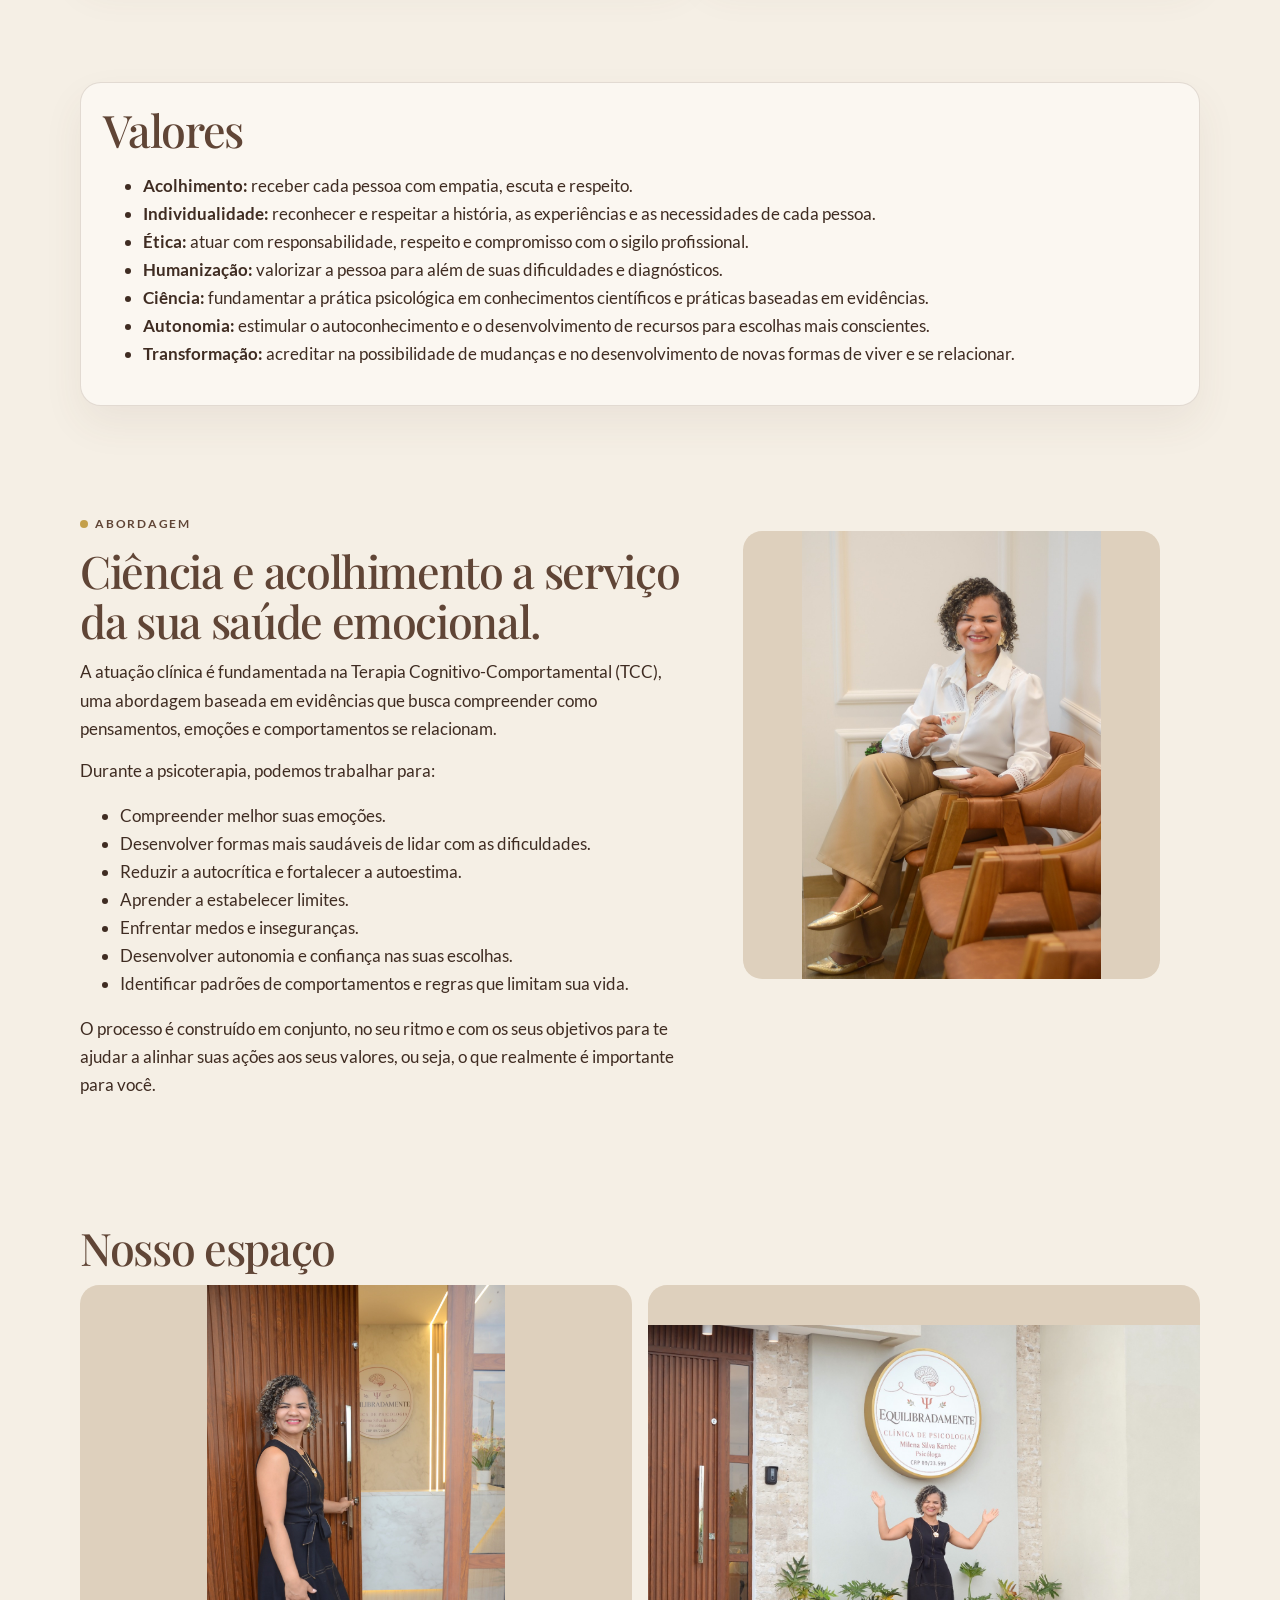
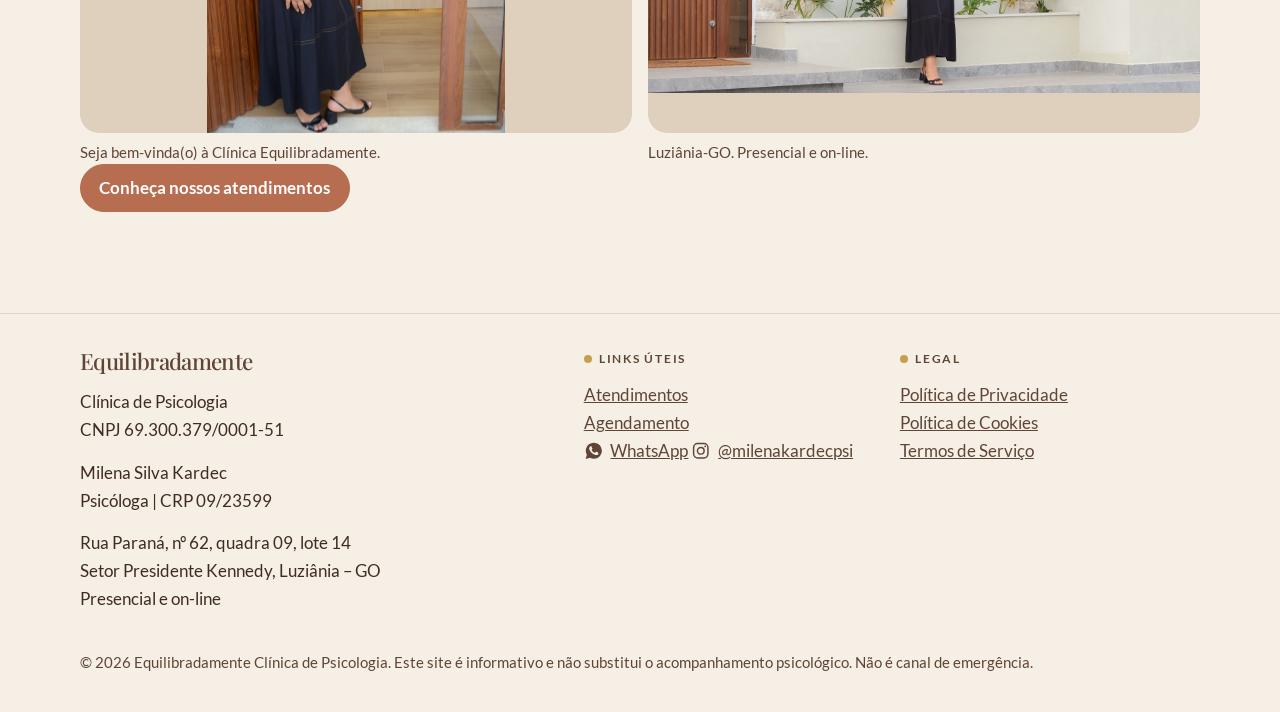
<file: sobre.html>
<!DOCTYPE html>
<html lang="pt-BR">
<head>
  <meta charset="utf-8">
  <meta name="viewport" content="width=device-width, initial-scale=1">
  <title>Sobre a clínica — Equilibradamente</title>
  <meta name="description" content="A Equilibradamente é um espaço de acolhimento, escuta e cuidado psicológico em Luziânia-GO, com atendimento presencial e on-line.">
  <meta property="og:title" content="Sobre a clínica — Equilibradamente">
  <meta property="og:description" content="Um espaço para cuidar de você.">
  <meta property="og:image" content="assets/img/fachada.jpeg">
  <meta property="og:type" content="website">
  <link rel="icon" href="assets/img/favicon.png">
  <link rel="stylesheet" href="assets/css/styles.css?v=fotos">
</head>
<body data-root="">
  <a class="skip" href="#conteudo">Ir para o conteúdo</a>
  <header class="site-header">
    <div class="barra">
      <a class="marca" href="index.html" aria-label="Equilibradamente, início"><img src="assets/img/logo.png" alt=""></a>
      <button class="nav-toggle" type="button" aria-expanded="false" aria-controls="menu">Menu</button>
      <nav class="nav-principal" id="menu" aria-label="Principal">
        <a href="index.html">Início</a>
        <a href="sobre.html" aria-current="page">Sobre a clínica</a>
        <a href="equipa.html">Sobre mim</a>
        <a href="servicos.html">Atendimentos</a>
        <a href="faq.html">Dúvidas frequentes</a>
        <a href="contactos.html">Contato</a>
        <a class="botao botao-primario" href="agendar.html">Agendar sessão</a>
      </nav>
    </div>
  </header>
  <main id="conteudo">
    <header class="barra pagina-topo">
      <p class="eyebrow">A clínica</p>
      <h1>Conheça a Equilibradamente</h1>
      <p class="lead">Um espaço para cuidar de você.</p>
      <p>A Equilibradamente Clínica de Psicologia nasceu do desejo de oferecer acolhimento, escuta e cuidado psicológico. Cada detalhe foi pensado para proporcionar conforto, privacidade e tranquilidade durante o processo terapêutico.</p>
      <p>CNPJ 69.300.379/0001-51.</p>
    </header>
    <section class="secao">
      <div class="barra galeria">
        <figure>
          <img src="assets/img/fachada.jpeg" alt="Fachada da Equilibradamente em Luziânia, com a logomarca circular na parede e a porta de madeira.">
          <figcaption>A entrada da clínica, em Luziânia-GO.</figcaption>
        </figure>
        <figure>
          <img src="assets/img/consultorio-poltrona.jpeg" alt="Poltrona do consultório, com Milena sentada e o nome da psicóloga na parede de mármore.">
          <figcaption>Consultório, cuidadosamente pensado para acolher novas histórias.</figcaption>
        </figure>
      </div>
    </section>
    <section class="secao">
      <div class="barra grelha-2">
        <article class="bloco">
          <h2>Missão</h2>
          <p>Promover saúde emocional por meio de uma Psicologia humanizada, ética e fundamentada em evidências científicas, acolhendo cada pessoa em sua singularidade, respeitando sua história e acompanhando-a em seu processo de autoconhecimento, desenvolvimento e transformação.</p>
        </article>
        <article class="bloco">
          <h2>Visão</h2>
          <p>Ser reconhecida como uma clínica de referência pela excelência e humanização do cuidado psicológico, contribuindo para que as pessoas desenvolvam seu potencial, fortaleçam sua autonomia e construam uma vida mais leve, equilibrada e significativa.</p>
        </article>
      </div>
    </section>
    <section class="secao">
      <div class="barra">
        <article class="bloco">
          <h2>Valores</h2>
          <ul>
            <li><strong>Acolhimento:</strong> receber cada pessoa com empatia, escuta e respeito.</li>
            <li><strong>Individualidade:</strong> reconhecer e respeitar a história, as experiências e as necessidades de cada pessoa.</li>
            <li><strong>Ética:</strong> atuar com responsabilidade, respeito e compromisso com o sigilo profissional.</li>
            <li><strong>Humanização:</strong> valorizar a pessoa para além de suas dificuldades e diagnósticos.</li>
            <li><strong>Ciência:</strong> fundamentar a prática psicológica em conhecimentos científicos e práticas baseadas em evidências.</li>
            <li><strong>Autonomia:</strong> estimular o autoconhecimento e o desenvolvimento de recursos para escolhas mais conscientes.</li>
            <li><strong>Transformação:</strong> acreditar na possibilidade de mudanças e no desenvolvimento de novas formas de viver e se relacionar.</li>
          </ul>
        </article>
      </div>
    </section>
    <section class="secao">
      <div class="barra split">
        <div>
          <p class="eyebrow">Abordagem</p>
          <h2>Ciência e acolhimento a serviço da sua saúde emocional.</h2>
          <p>A atuação clínica é fundamentada na Terapia Cognitivo-Comportamental (TCC), uma abordagem baseada em evidências que busca compreender como pensamentos, emoções e comportamentos se relacionam.</p>
          <p>Durante a psicoterapia, podemos trabalhar para:</p>
          <ul>
            <li>Compreender melhor suas emoções.</li>
            <li>Desenvolver formas mais saudáveis de lidar com as dificuldades.</li>
            <li>Reduzir a autocrítica e fortalecer a autoestima.</li>
            <li>Aprender a estabelecer limites.</li>
            <li>Enfrentar medos e inseguranças.</li>
            <li>Desenvolver autonomia e confiança nas suas escolhas.</li>
            <li>Identificar padrões de comportamentos e regras que limitam sua vida.</li>
          </ul>
          <p>O processo é construído em conjunto, no seu ritmo e com os seus objetivos para te ajudar a alinhar suas ações aos seus valores, ou seja, o que realmente é importante para você.</p>
        </div>
        <figure class="retrato-largo">
          <img src="assets/img/recepcao.jpeg" alt="Milena na recepção da clínica, entre as cadeiras de madeira e couro.">
        </figure>
      </div>
    </section>
    <section class="secao">
      <div class="barra">
        <h2>Nosso espaço</h2>
        <div class="galeria">
          <figure>
            <img src="assets/img/milena-porta.jpeg" alt="Milena abre a porta de madeira da clínica, com a logomarca ao fundo.">
            <figcaption>Seja bem-vinda(o) à Clínica Equilibradamente.</figcaption>
          </figure>
          <figure>
            <img src="assets/img/fachada-acolhida.jpeg" alt="Milena em frente à fachada da Equilibradamente, com as mãos abertas em acolhida.">
            <figcaption>Luziânia-GO. Presencial e on-line.</figcaption>
          </figure>
        </div>
        <p><a class="botao botao-primario" href="servicos.html">Conheça nossos atendimentos</a></p>
      </div>
    </section>
  </main>
  <footer class="site-footer">
    <div class="barra footer-grelha">
      <div>
        <p class="marca">Equilibradamente</p>
        <p>Clínica de Psicologia<br>CNPJ 69.300.379/0001-51</p>
        <p>Milena Silva Kardec<br>Psicóloga | CRP 09/23599</p>
        <p>Rua Paraná, nº 62, quadra 09, lote 14<br>Setor Presidente Kennedy, Luziânia – GO<br>Presencial e on-line</p>
      </div>
      <div>
        <p class="eyebrow">Links úteis</p>
        <a href="servicos.html">Atendimentos</a>
        <a href="agendar.html">Agendamento</a>
        <a data-fill="whatsapp" data-rotulo="WhatsApp" href="#">WhatsApp</a>
        <a data-fill="instagram" href="#">Instagram</a>
      </div>
      <div>
        <p class="eyebrow">Legal</p>
        <a href="legal/privacidade.html">Política de Privacidade</a>
        <a href="legal/cookies.html">Política de Cookies</a>
        <a href="legal/termos.html">Termos de Serviço</a>
      </div>
    </div>
    <div class="barra rodape-base">
      <p>© <span class="ano">2026</span> Equilibradamente Clínica de Psicologia. Este site é informativo e não substitui o acompanhamento psicológico. Não é canal de emergência.</p>
    </div>
  </footer>
  <script src="assets/js/site-config.js"></script>
  <script src="assets/js/main.js"></script>
</body>
</html>
</file>
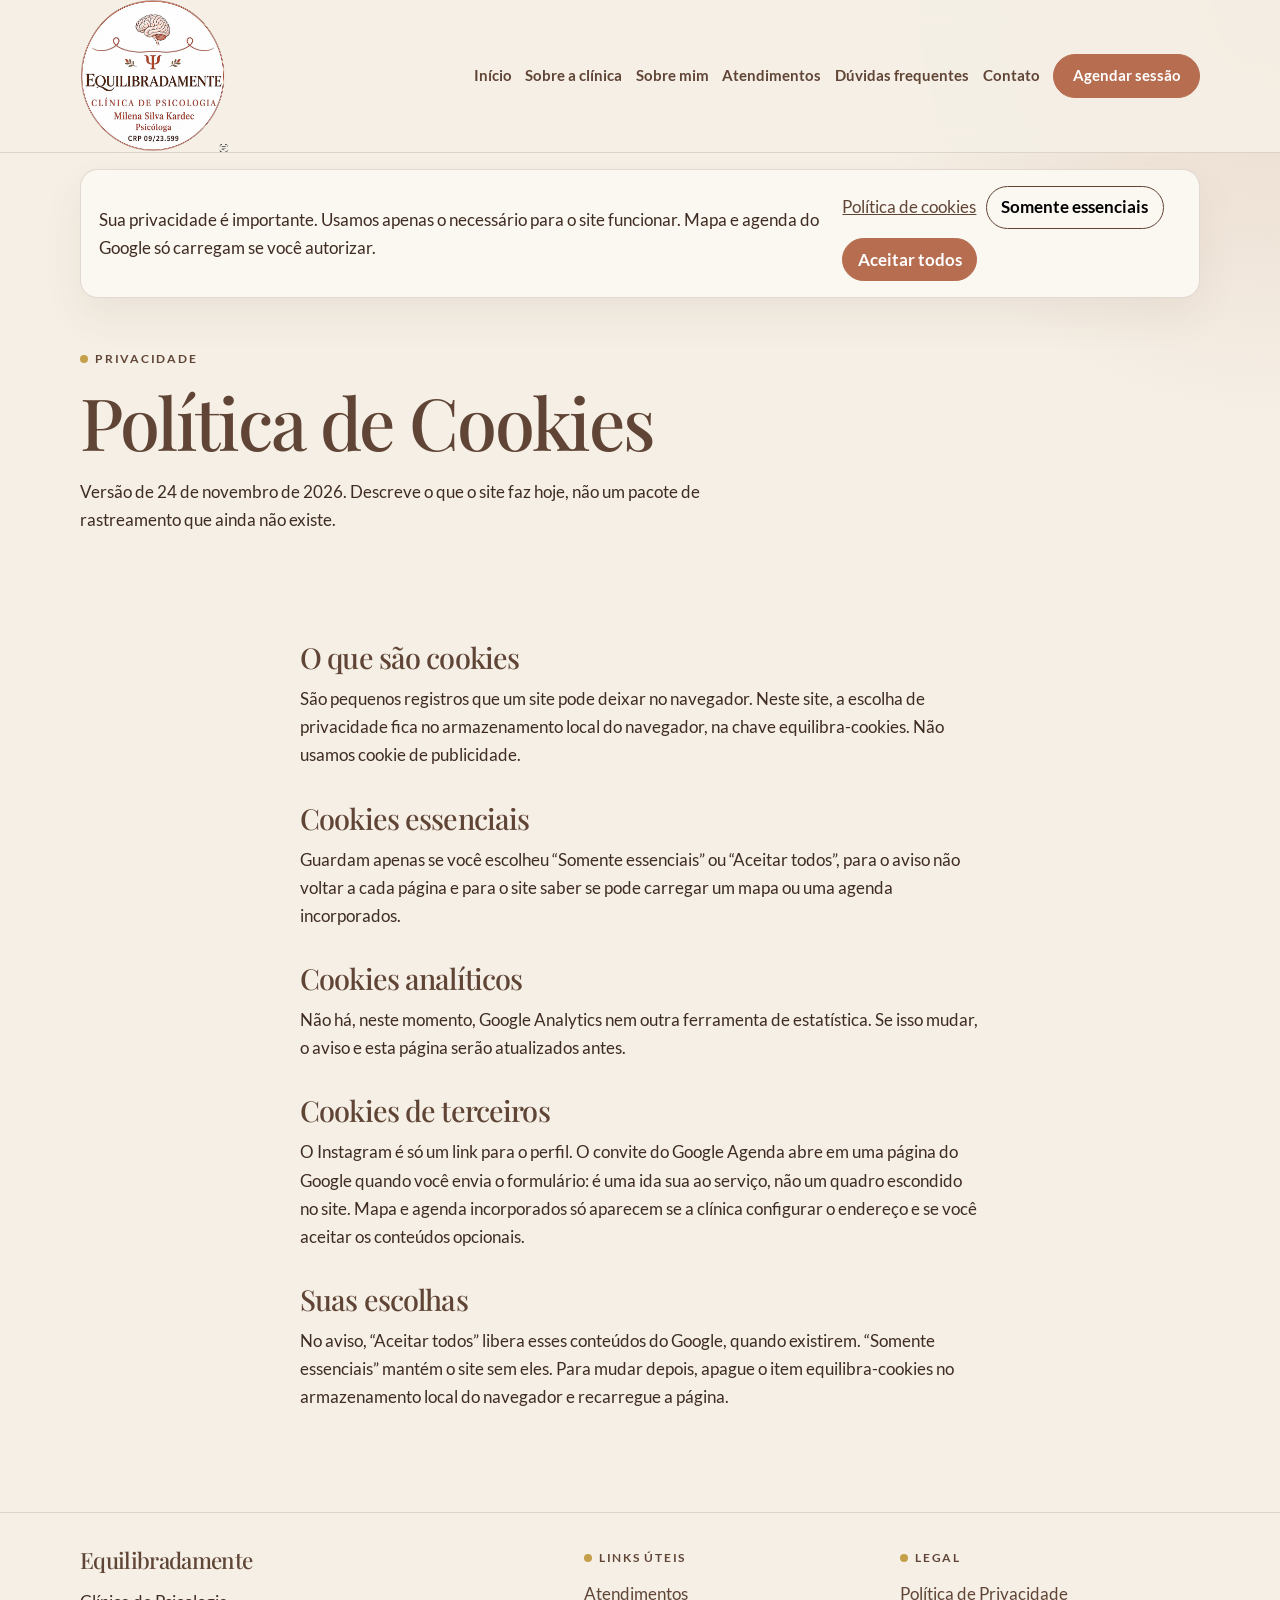
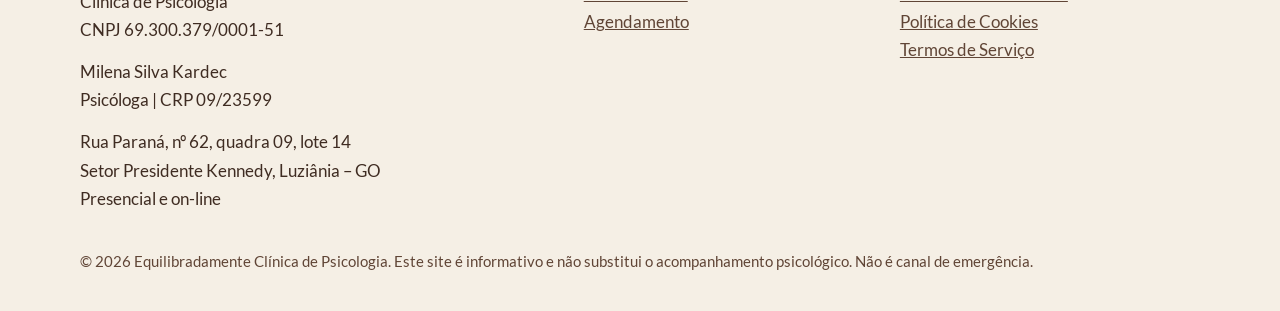
<file: legal/cookies.html>
<!DOCTYPE html>
<html lang="pt-BR">
<head>
  <meta charset="utf-8">
  <meta name="viewport" content="width=device-width, initial-scale=1">
  <title>Política de Cookies — Equilibradamente</title>
  <meta name="description" content="O que a Equilibradamente guarda no navegador e quando carrega conteúdos do Google.">
  <meta property="og:title" content="Política de Cookies — Equilibradamente">
  <meta property="og:description" content="Cookies essenciais e conteúdos opcionais do Google.">
  <meta property="og:image" content="../assets/img/logo.jpeg">
  <meta property="og:type" content="website">
  <link rel="icon" href="../assets/img/favicon.png">
  <link rel="stylesheet" href="../assets/css/styles.css?v=fotos">
</head>
<body data-root="../">
  <a class="skip" href="#conteudo">Ir para o conteúdo</a>
  <header class="site-header">
    <div class="barra">
      <a class="marca" href="../index.html" aria-label="Equilibradamente, início"><img src="../assets/img/logo.png" alt=""></a>
      <button class="nav-toggle" type="button" aria-expanded="false" aria-controls="menu">Menu</button>
      <nav class="nav-principal" id="menu" aria-label="Principal">
        <a href="../index.html">Início</a>
        <a href="../sobre.html">Sobre a clínica</a>
        <a href="../equipa.html">Sobre mim</a>
        <a href="../servicos.html">Atendimentos</a>
        <a href="../faq.html">Dúvidas frequentes</a>
        <a href="../contactos.html">Contato</a>
        <a class="botao botao-primario" href="../agendar.html">Agendar sessão</a>
      </nav>
    </div>
  </header>
  <main id="conteudo">
    <header class="barra pagina-topo">
      <p class="eyebrow">Privacidade</p>
      <h1>Política de Cookies</h1>
      <p>Versão de 24 de novembro de 2026. Descreve o que o site faz hoje, não um pacote de rastreamento que ainda não existe.</p>
    </header>
    <article class="barra prosa secao">
      <h2>O que são cookies</h2>
      <p>São pequenos registros que um site pode deixar no navegador. Neste site, a escolha de privacidade fica no armazenamento local do navegador, na chave equilibra-cookies. Não usamos cookie de publicidade.</p>
      <h2>Cookies essenciais</h2>
      <p>Guardam apenas se você escolheu “Somente essenciais” ou “Aceitar todos”, para o aviso não voltar a cada página e para o site saber se pode carregar um mapa ou uma agenda incorporados.</p>
      <h2>Cookies analíticos</h2>
      <p>Não há, neste momento, Google Analytics nem outra ferramenta de estatística. Se isso mudar, o aviso e esta página serão atualizados antes.</p>
      <h2>Cookies de terceiros</h2>
      <p>O Instagram é só um link para o perfil. O convite do Google Agenda abre em uma página do Google quando você envia o formulário: é uma ida sua ao serviço, não um quadro escondido no site. Mapa e agenda incorporados só aparecem se a clínica configurar o endereço e se você aceitar os conteúdos opcionais.</p>
      <h2>Suas escolhas</h2>
      <p>No aviso, “Aceitar todos” libera esses conteúdos do Google, quando existirem. “Somente essenciais” mantém o site sem eles. Para mudar depois, apague o item equilibra-cookies no armazenamento local do navegador e recarregue a página.</p>
    </article>
  </main>
  <footer class="site-footer">
    <div class="barra footer-grelha">
      <div>
        <p class="marca">Equilibradamente</p>
        <p>Clínica de Psicologia<br>CNPJ 69.300.379/0001-51</p>
        <p>Milena Silva Kardec<br>Psicóloga | CRP 09/23599</p>
        <p>Rua Paraná, nº 62, quadra 09, lote 14<br>Setor Presidente Kennedy, Luziânia – GO<br>Presencial e on-line</p>
      </div>
      <div>
        <p class="eyebrow">Links úteis</p>
        <a href="../servicos.html">Atendimentos</a>
        <a href="../agendar.html">Agendamento</a>
      </div>
      <div>
        <p class="eyebrow">Legal</p>
        <a href="privacidade.html">Política de Privacidade</a>
        <a href="cookies.html">Política de Cookies</a>
        <a href="termos.html">Termos de Serviço</a>
      </div>
    </div>
    <div class="barra rodape-base">
      <p>© <span class="ano">2026</span> Equilibradamente Clínica de Psicologia. Este site é informativo e não substitui o acompanhamento psicológico. Não é canal de emergência.</p>
    </div>
  </footer>
  <script src="../assets/js/site-config.js"></script>
  <script src="../assets/js/main.js"></script>
</body>
</html>
</file>
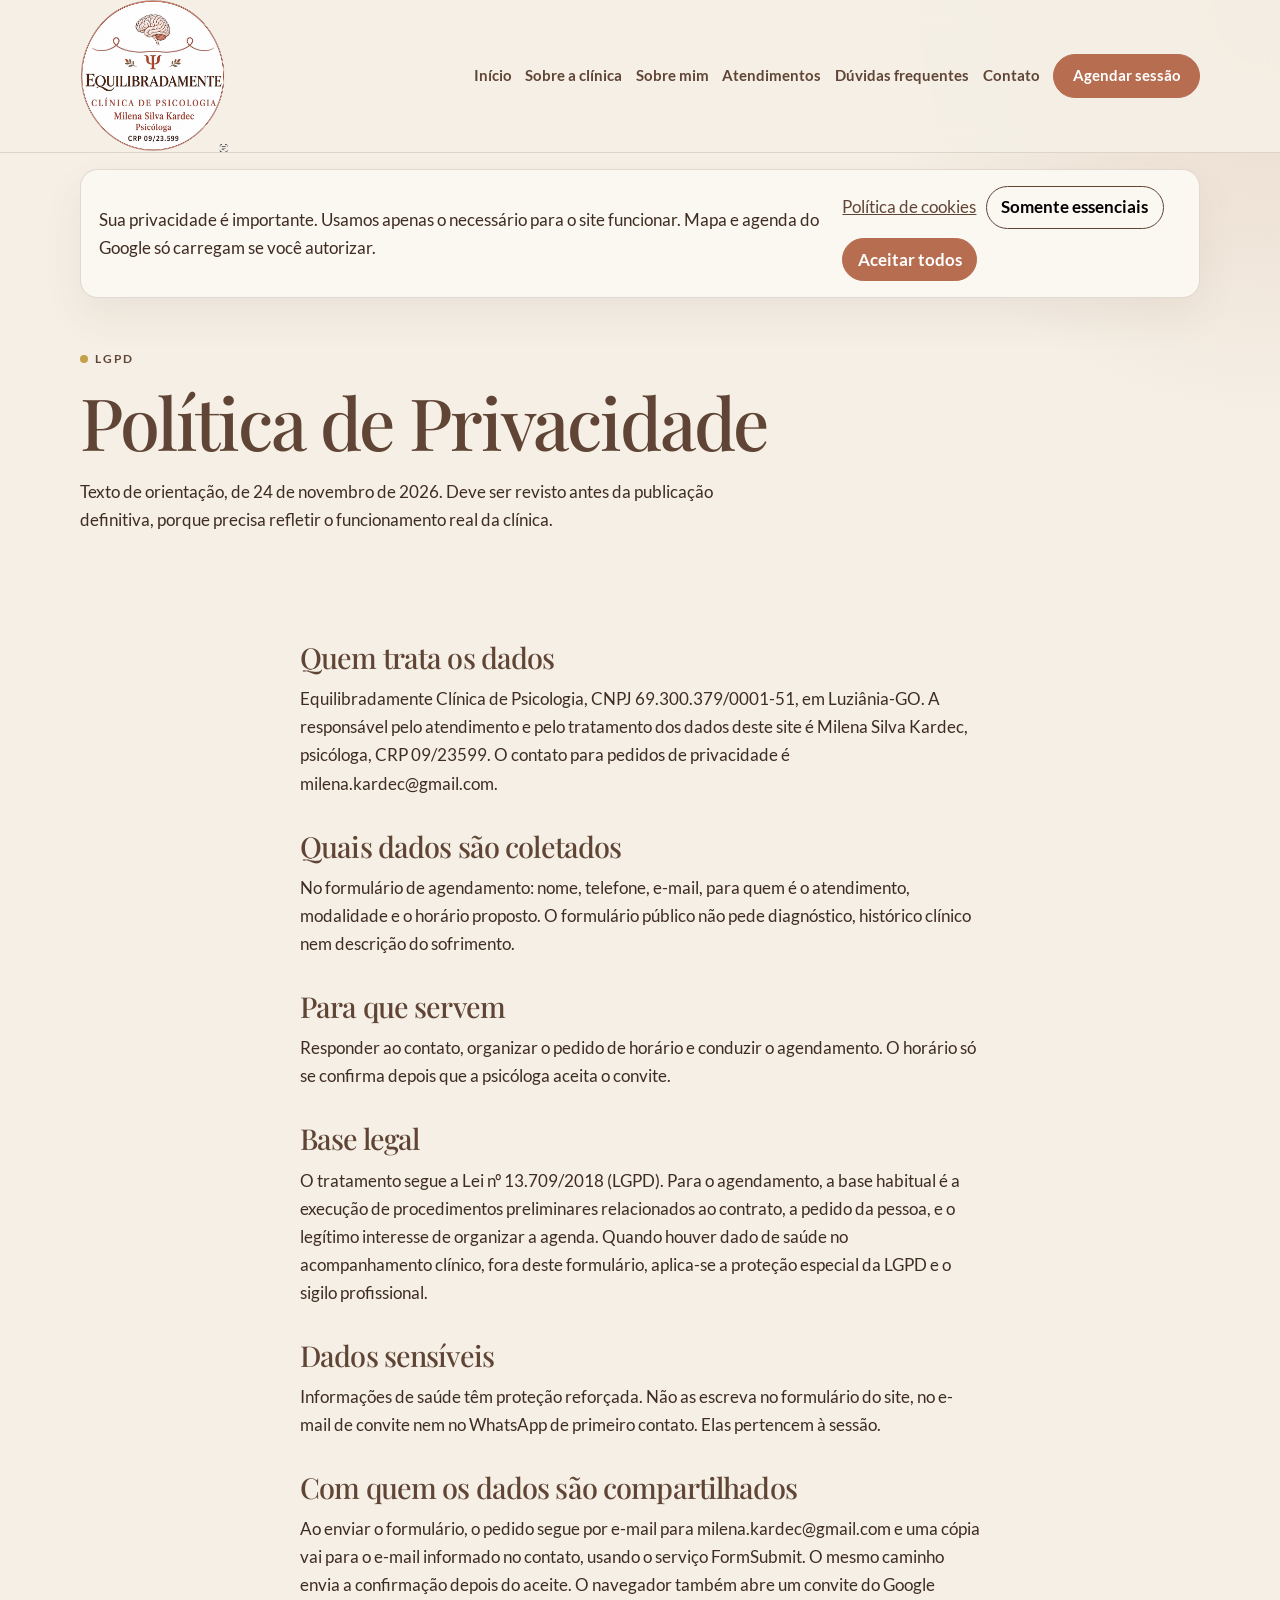
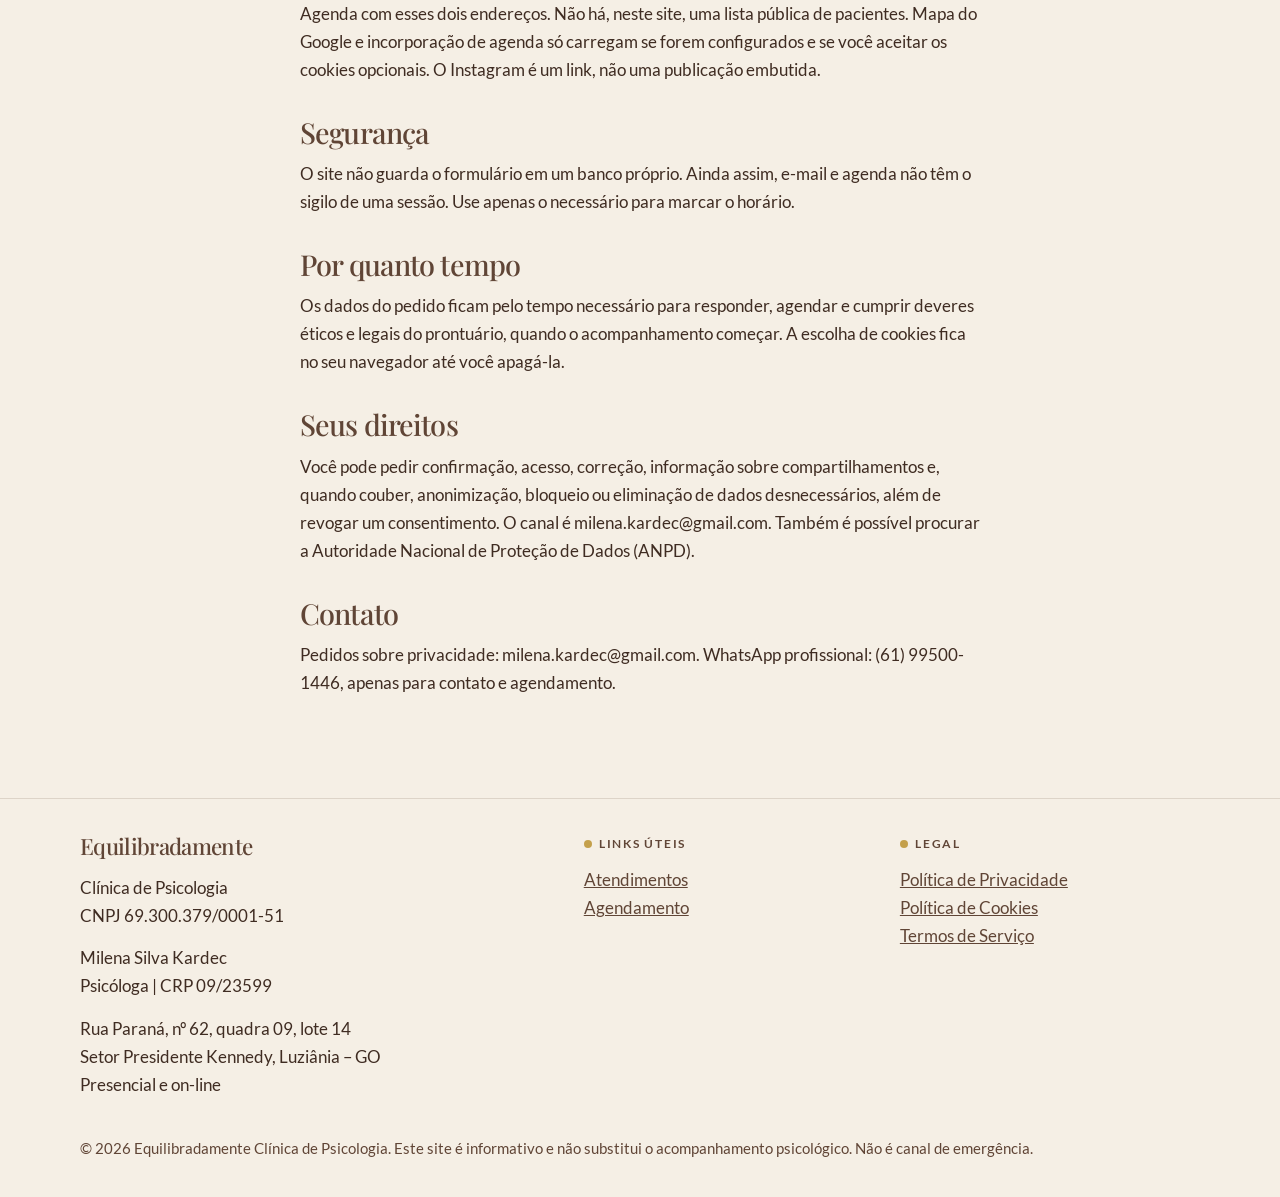
<file: legal/privacidade.html>
<!DOCTYPE html>
<html lang="pt-BR">
<head>
  <meta charset="utf-8">
  <meta name="viewport" content="width=device-width, initial-scale=1">
  <title>Política de Privacidade — Equilibradamente</title>
  <meta name="description" content="Como a Equilibradamente trata dados pessoais para contato e agendamento, em conformidade com a LGPD.">
  <meta property="og:title" content="Política de Privacidade — Equilibradamente">
  <meta property="og:description" content="Tratamento de dados para contato e agendamento.">
  <meta property="og:image" content="../assets/img/logo.jpeg">
  <meta property="og:type" content="website">
  <link rel="icon" href="../assets/img/favicon.png">
  <link rel="stylesheet" href="../assets/css/styles.css?v=fotos">
</head>
<body data-root="../">
  <a class="skip" href="#conteudo">Ir para o conteúdo</a>
  <header class="site-header">
    <div class="barra">
      <a class="marca" href="../index.html" aria-label="Equilibradamente, início"><img src="../assets/img/logo.png" alt=""></a>
      <button class="nav-toggle" type="button" aria-expanded="false" aria-controls="menu">Menu</button>
      <nav class="nav-principal" id="menu" aria-label="Principal">
        <a href="../index.html">Início</a>
        <a href="../sobre.html">Sobre a clínica</a>
        <a href="../equipa.html">Sobre mim</a>
        <a href="../servicos.html">Atendimentos</a>
        <a href="../faq.html">Dúvidas frequentes</a>
        <a href="../contactos.html">Contato</a>
        <a class="botao botao-primario" href="../agendar.html">Agendar sessão</a>
      </nav>
    </div>
  </header>
  <main id="conteudo">
    <header class="barra pagina-topo">
      <p class="eyebrow">LGPD</p>
      <h1>Política de Privacidade</h1>
      <p>Texto de orientação, de 24 de novembro de 2026. Deve ser revisto antes da publicação definitiva, porque precisa refletir o funcionamento real da clínica.</p>
    </header>
    <article class="barra prosa secao">
      <h2>Quem trata os dados</h2>
      <p>Equilibradamente Clínica de Psicologia, CNPJ 69.300.379/0001-51, em Luziânia-GO. A responsável pelo atendimento e pelo tratamento dos dados deste site é Milena Silva Kardec, psicóloga, CRP 09/23599. O contato para pedidos de privacidade é milena.kardec@gmail.com.</p>
      <h2>Quais dados são coletados</h2>
      <p>No formulário de agendamento: nome, telefone, e-mail, para quem é o atendimento, modalidade e o horário proposto. O formulário público não pede diagnóstico, histórico clínico nem descrição do sofrimento.</p>
      <h2>Para que servem</h2>
      <p>Responder ao contato, organizar o pedido de horário e conduzir o agendamento. O horário só se confirma depois que a psicóloga aceita o convite.</p>
      <h2>Base legal</h2>
      <p>O tratamento segue a Lei nº 13.709/2018 (LGPD). Para o agendamento, a base habitual é a execução de procedimentos preliminares relacionados ao contrato, a pedido da pessoa, e o legítimo interesse de organizar a agenda. Quando houver dado de saúde no acompanhamento clínico, fora deste formulário, aplica-se a proteção especial da LGPD e o sigilo profissional.</p>
      <h2>Dados sensíveis</h2>
      <p>Informações de saúde têm proteção reforçada. Não as escreva no formulário do site, no e-mail de convite nem no WhatsApp de primeiro contato. Elas pertencem à sessão.</p>
      <h2>Com quem os dados são compartilhados</h2>
      <p>Ao enviar o formulário, o pedido segue por e-mail para milena.kardec@gmail.com e uma cópia vai para o e-mail informado no contato, usando o serviço FormSubmit. O mesmo caminho envia a confirmação depois do aceite. O navegador também abre um convite do Google Agenda com esses dois endereços. Não há, neste site, uma lista pública de pacientes. Mapa do Google e incorporação de agenda só carregam se forem configurados e se você aceitar os cookies opcionais. O Instagram é um link, não uma publicação embutida.</p>
      <h2>Segurança</h2>
      <p>O site não guarda o formulário em um banco próprio. Ainda assim, e-mail e agenda não têm o sigilo de uma sessão. Use apenas o necessário para marcar o horário.</p>
      <h2>Por quanto tempo</h2>
      <p>Os dados do pedido ficam pelo tempo necessário para responder, agendar e cumprir deveres éticos e legais do prontuário, quando o acompanhamento começar. A escolha de cookies fica no seu navegador até você apagá-la.</p>
      <h2>Seus direitos</h2>
      <p>Você pode pedir confirmação, acesso, correção, informação sobre compartilhamentos e, quando couber, anonimização, bloqueio ou eliminação de dados desnecessários, além de revogar um consentimento. O canal é milena.kardec@gmail.com. Também é possível procurar a Autoridade Nacional de Proteção de Dados (ANPD).</p>
      <h2>Contato</h2>
      <p>Pedidos sobre privacidade: milena.kardec@gmail.com. WhatsApp profissional: (61) 99500-1446, apenas para contato e agendamento.</p>
    </article>
  </main>
  <footer class="site-footer">
    <div class="barra footer-grelha">
      <div>
        <p class="marca">Equilibradamente</p>
        <p>Clínica de Psicologia<br>CNPJ 69.300.379/0001-51</p>
        <p>Milena Silva Kardec<br>Psicóloga | CRP 09/23599</p>
        <p>Rua Paraná, nº 62, quadra 09, lote 14<br>Setor Presidente Kennedy, Luziânia – GO<br>Presencial e on-line</p>
      </div>
      <div>
        <p class="eyebrow">Links úteis</p>
        <a href="../servicos.html">Atendimentos</a>
        <a href="../agendar.html">Agendamento</a>
      </div>
      <div>
        <p class="eyebrow">Legal</p>
        <a href="privacidade.html">Política de Privacidade</a>
        <a href="cookies.html">Política de Cookies</a>
        <a href="termos.html">Termos de Serviço</a>
      </div>
    </div>
    <div class="barra rodape-base">
      <p>© <span class="ano">2026</span> Equilibradamente Clínica de Psicologia. Este site é informativo e não substitui o acompanhamento psicológico. Não é canal de emergência.</p>
    </div>
  </footer>
  <script src="../assets/js/site-config.js"></script>
  <script src="../assets/js/main.js"></script>
</body>
</html>
</file>
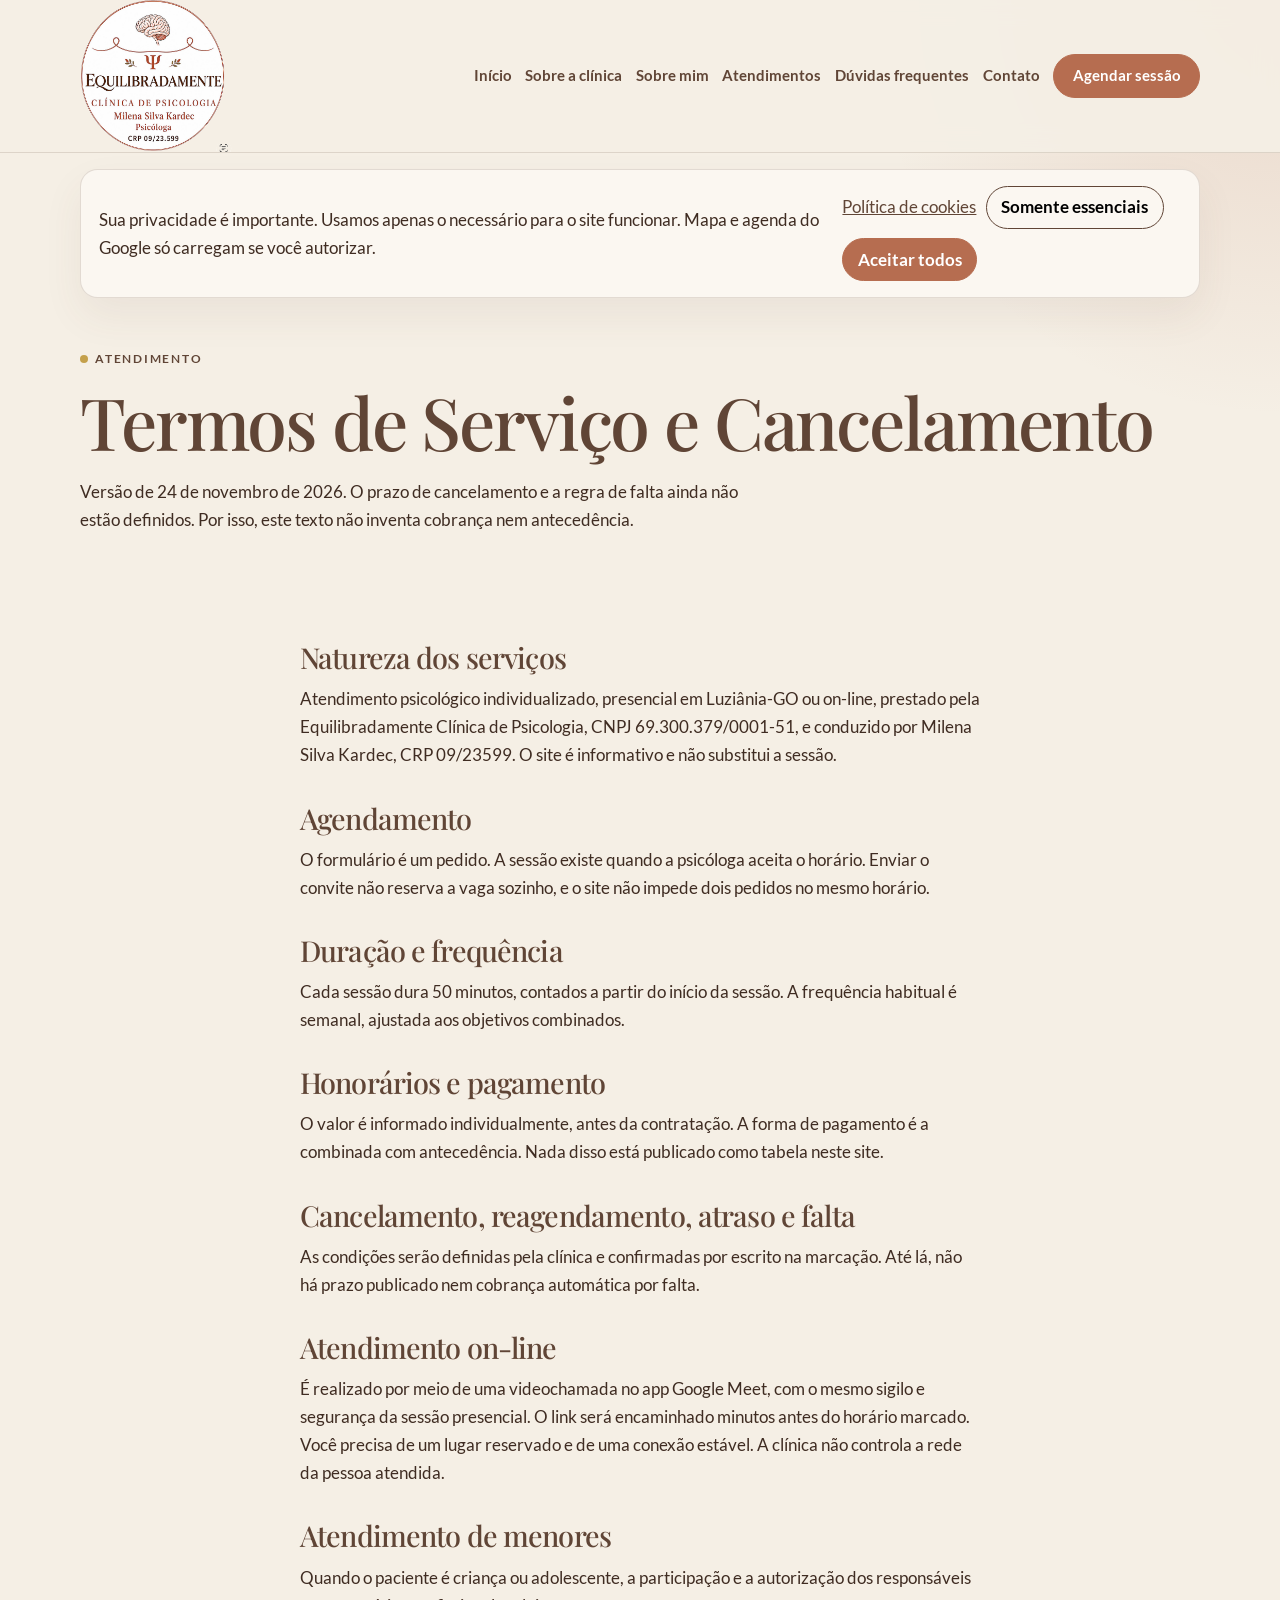
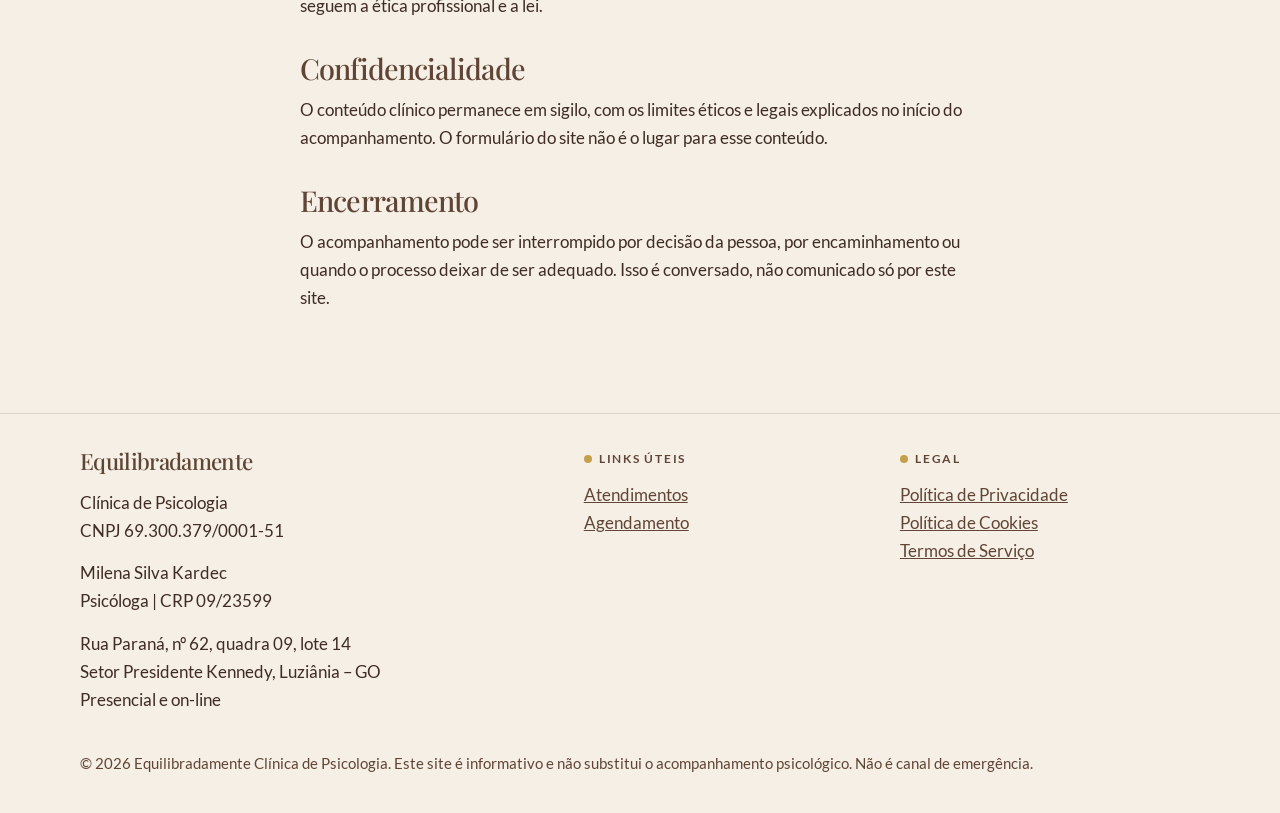
<file: legal/termos.html>
<!DOCTYPE html>
<html lang="pt-BR">
<head>
  <meta charset="utf-8">
  <meta name="viewport" content="width=device-width, initial-scale=1">
  <title>Termos de Serviço — Equilibradamente</title>
  <meta name="description" content="Condições de agendamento e atendimento psicológico na Equilibradamente. Sem prazos de cancelamento ainda não definidos.">
  <meta property="og:title" content="Termos de Serviço — Equilibradamente">
  <meta property="og:description" content="Como funcionam o pedido de horário e o atendimento.">
  <meta property="og:image" content="../assets/img/logo.jpeg">
  <meta property="og:type" content="website">
  <link rel="icon" href="../assets/img/favicon.png">
  <link rel="stylesheet" href="../assets/css/styles.css?v=fotos">
</head>
<body data-root="../">
  <a class="skip" href="#conteudo">Ir para o conteúdo</a>
  <header class="site-header">
    <div class="barra">
      <a class="marca" href="../index.html" aria-label="Equilibradamente, início"><img src="../assets/img/logo.png" alt=""></a>
      <button class="nav-toggle" type="button" aria-expanded="false" aria-controls="menu">Menu</button>
      <nav class="nav-principal" id="menu" aria-label="Principal">
        <a href="../index.html">Início</a>
        <a href="../sobre.html">Sobre a clínica</a>
        <a href="../equipa.html">Sobre mim</a>
        <a href="../servicos.html">Atendimentos</a>
        <a href="../faq.html">Dúvidas frequentes</a>
        <a href="../contactos.html">Contato</a>
        <a class="botao botao-primario" href="../agendar.html">Agendar sessão</a>
      </nav>
    </div>
  </header>
  <main id="conteudo">
    <header class="barra pagina-topo">
      <p class="eyebrow">Atendimento</p>
      <h1>Termos de Serviço e Cancelamento</h1>
      <p>Versão de 24 de novembro de 2026. O prazo de cancelamento e a regra de falta ainda não estão definidos. Por isso, este texto não inventa cobrança nem antecedência.</p>
    </header>
    <article class="barra prosa secao">
      <h2>Natureza dos serviços</h2>
      <p>Atendimento psicológico individualizado, presencial em Luziânia-GO ou on-line, prestado pela Equilibradamente Clínica de Psicologia, CNPJ 69.300.379/0001-51, e conduzido por Milena Silva Kardec, CRP 09/23599. O site é informativo e não substitui a sessão.</p>
      <h2>Agendamento</h2>
      <p>O formulário é um pedido. A sessão existe quando a psicóloga aceita o horário. Enviar o convite não reserva a vaga sozinho, e o site não impede dois pedidos no mesmo horário.</p>
      <h2>Duração e frequência</h2>
      <p>Cada sessão dura 50 minutos, contados a partir do início da sessão. A frequência habitual é semanal, ajustada aos objetivos combinados.</p>
      <h2>Honorários e pagamento</h2>
      <p>O valor é informado individualmente, antes da contratação. A forma de pagamento é a combinada com antecedência. Nada disso está publicado como tabela neste site.</p>
      <h2>Cancelamento, reagendamento, atraso e falta</h2>
      <p>As condições serão definidas pela clínica e confirmadas por escrito na marcação. Até lá, não há prazo publicado nem cobrança automática por falta.</p>
      <h2>Atendimento on-line</h2>
      <p>É realizado por meio de uma videochamada no app Google Meet, com o mesmo sigilo e segurança da sessão presencial. O link será encaminhado minutos antes do horário marcado. Você precisa de um lugar reservado e de uma conexão estável. A clínica não controla a rede da pessoa atendida.</p>
      <h2>Atendimento de menores</h2>
      <p>Quando o paciente é criança ou adolescente, a participação e a autorização dos responsáveis seguem a ética profissional e a lei.</p>
      <h2>Confidencialidade</h2>
      <p>O conteúdo clínico permanece em sigilo, com os limites éticos e legais explicados no início do acompanhamento. O formulário do site não é o lugar para esse conteúdo.</p>
      <h2>Encerramento</h2>
      <p>O acompanhamento pode ser interrompido por decisão da pessoa, por encaminhamento ou quando o processo deixar de ser adequado. Isso é conversado, não comunicado só por este site.</p>
    </article>
  </main>
  <footer class="site-footer">
    <div class="barra footer-grelha">
      <div>
        <p class="marca">Equilibradamente</p>
        <p>Clínica de Psicologia<br>CNPJ 69.300.379/0001-51</p>
        <p>Milena Silva Kardec<br>Psicóloga | CRP 09/23599</p>
        <p>Rua Paraná, nº 62, quadra 09, lote 14<br>Setor Presidente Kennedy, Luziânia – GO<br>Presencial e on-line</p>
      </div>
      <div>
        <p class="eyebrow">Links úteis</p>
        <a href="../servicos.html">Atendimentos</a>
        <a href="../agendar.html">Agendamento</a>
      </div>
      <div>
        <p class="eyebrow">Legal</p>
        <a href="privacidade.html">Política de Privacidade</a>
        <a href="cookies.html">Política de Cookies</a>
        <a href="termos.html">Termos de Serviço</a>
      </div>
    </div>
    <div class="barra rodape-base">
      <p>© <span class="ano">2026</span> Equilibradamente Clínica de Psicologia. Este site é informativo e não substitui o acompanhamento psicológico. Não é canal de emergência.</p>
    </div>
  </footer>
  <script src="../assets/js/site-config.js"></script>
  <script src="../assets/js/main.js"></script>
</body>
</html>
</file>
<file: assets/css/styles.css>
@font-face {
  font-family: "Playfair Display";
  font-style: normal;
  font-weight: 500;
  font-display: swap;
  src: url("../fonts/playfair-latin-500-normal.woff2") format("woff2");
}

@font-face {
  font-family: "Playfair Display";
  font-style: normal;
  font-weight: 600;
  font-display: swap;
  src: url("../fonts/playfair-latin-600-normal.woff2") format("woff2");
}

@font-face {
  font-family: "Lato";
  font-style: normal;
  font-weight: 400;
  font-display: swap;
  src: url("../fonts/lato-latin-400-normal.woff2") format("woff2");
}

@font-face {
  font-family: "Lato";
  font-style: italic;
  font-weight: 400;
  font-display: swap;
  src: url("../fonts/lato-latin-400-italic.woff2") format("woff2");
}

@font-face {
  font-family: "Lato";
  font-style: normal;
  font-weight: 700;
  font-display: swap;
  src: url("../fonts/lato-latin-700-normal.woff2") format("woff2");
}

:root {
  --areia: #f5efe5;
  --bege: #ded0bd;
  --terracota: #b66d50;
  --marrom: #604536;
  --mostarda: #c4a04b;
  --tinta: #3f2c22;
  --papel: #fbf7f1;
  --linha: rgba(96, 69, 54, 0.16);
  --sombra: 0 18px 40px rgba(96, 69, 54, 0.07);
  --serif: "Playfair Display", Georgia, serif;
  --sans: "Lato", "Segoe UI", sans-serif;
  --medida: 1120px;
}

* { box-sizing: border-box; }

html { scroll-behavior: smooth; }

body {
  margin: 0;
  background:
    radial-gradient(circle at 100% 0, rgba(182, 109, 80, 0.18), transparent 26rem),
    var(--areia);
  color: var(--tinta);
  font-family: var(--sans);
  font-size: 1.0625rem;
  line-height: 1.65;
}

img { max-width: 100%; display: block; }

a { color: var(--marrom); }

h1, h2, h3, .marca {
  font-family: var(--serif);
  font-weight: 500;
  letter-spacing: -0.03em;
  line-height: 1.12;
  color: var(--marrom);
}

h1 { margin: 0 0 1rem; font-size: clamp(2.5rem, 6vw, 4.5rem); }
h2 { margin: 0 0 0.75rem; font-size: clamp(1.9rem, 3.5vw, 2.8rem); }
h3 { margin: 0 0 0.45rem; font-size: 1.45rem; }
p { margin: 0 0 0.9rem; }

.skip {
  position: absolute;
  left: 1rem;
  top: -4rem;
  z-index: 40;
  padding: 0.55rem 0.9rem;
  background: var(--marrom);
  color: var(--areia);
}

.skip:focus { top: 1rem; }

.barra {
  width: min(var(--medida), calc(100% - 2rem));
  margin-inline: auto;
}

.site-header {
  position: sticky;
  top: 0;
  z-index: 20;
  background: rgba(245, 239, 229, 0.92);
  border-bottom: 1px solid var(--linha);
  backdrop-filter: blur(12px);
}

.site-header .barra {
  position: relative;
  display: flex;
  align-items: center;
  justify-content: space-between;
  min-height: 8.2rem;
  gap: 1rem;
}

.marca {
  font-size: 1.4rem;
  text-decoration: none;
}

.site-header .marca {
  display: inline-flex;
  line-height: 0;
}

.site-header .marca img {
  width: 9.5rem;
  height: auto;
  object-fit: contain;
  background: transparent;
}

.nav-toggle {
  display: none;
  min-height: 2.6rem;
  padding: 0.35rem 0.9rem;
  border: 1px solid var(--marrom);
  border-radius: 999px;
  background: transparent;
  color: var(--marrom);
  font: inherit;
  font-weight: 600;
  cursor: pointer;
}

.nav-principal {
  display: flex;
  align-items: center;
  gap: 0.85rem;
}

.nav-principal a {
  text-decoration: none;
  font-weight: 700;
  font-size: 0.95rem;
}

.nav-principal a[aria-current="page"]:not(.botao) {
  box-shadow: inset 0 -2px 0 var(--terracota);
}

.nav-principal a.botao-primario,
.nav-principal a.botao-primario:hover {
  color: #fff;
}

.botao {
  display: inline-flex;
  align-items: center;
  justify-content: center;
  min-height: 2.8rem;
  padding: 0.55rem 1.15rem;
  border: 1px solid var(--marrom);
  border-radius: 999px;
  background: transparent;
  color: var(--marrom);
  font: inherit;
  font-weight: 600;
  text-decoration: none;
  cursor: pointer;
}

.botao-primario {
  background: var(--terracota);
  border-color: var(--terracota);
  color: #fff;
}

.botao:hover { background: rgba(96, 69, 54, 0.06); }
.botao-primario:hover { background: #9a5a42; border-color: #9a5a42; color: #fff; }

.is-disabled {
  opacity: 0.5;
  cursor: not-allowed;
  text-decoration: none;
}

.com-icone,
.footer-grelha a.com-icone {
  display: inline-flex;
  align-items: center;
  gap: 0.45rem;
}

.com-icone svg {
  width: 1.15em;
  height: 1.15em;
  flex: none;
}

.secao { padding: 3.4rem 0; }

.eyebrow {
  margin: 0 0 0.7rem;
  color: var(--marrom);
  font-size: 0.78rem;
  font-weight: 600;
  letter-spacing: 0.14em;
  text-transform: uppercase;
}

.eyebrow::before {
  content: "";
  display: inline-block;
  width: 0.5rem;
  height: 0.5rem;
  margin-right: 0.45rem;
  border-radius: 50%;
  background: var(--mostarda);
}

.lead { max-width: 40rem; font-size: 1.2rem; }

.acoes, .lista-inline {
  display: flex;
  flex-wrap: wrap;
  gap: 0.75rem;
}

.acoes { margin-top: 1.4rem; }

.hero {
  display: grid;
  grid-template-columns: 1.35fr 0.8fr;
  gap: 2rem;
  align-items: end;
  padding: 4.2rem 0 2.2rem;
}

.cartao,
.cartao-hero,
.feed-card,
.painel-vazio,
.perfil,
.servico,
.faq-item,
.formulario,
.bloco {
  background: var(--papel);
  border: 1px solid var(--linha);
  border-radius: 1.3rem;
  box-shadow: var(--sombra);
}

.cartao,
.perfil,
.servico,
.bloco,
.formulario,
.painel-vazio,
.feed-card { padding: 1.35rem 1.4rem 1.2rem; }

.cartao-hero {
  padding: 1.5rem;
  background:
    linear-gradient(180deg, rgba(196, 160, 75, 0.28), transparent 46%),
    var(--bege);
}

.cartao-hero p:last-child { margin-bottom: 0; }

.numero {
  margin: 0;
  color: var(--terracota);
  font-family: var(--serif);
  font-size: 1.7rem;
}

.grelha-3,
.grelha-2,
.split,
.footer-grelha {
  display: grid;
  gap: 1rem;
}

.grelha-3 { grid-template-columns: repeat(3, 1fr); }
.grelha-2,
.split { grid-template-columns: 1.1fr 0.9fr; }
.footer-grelha { grid-template-columns: 1.3fr 0.8fr 0.8fr; }

.feed {
  display: grid;
  grid-template-columns: repeat(3, 1fr);
  gap: 1rem;
}

.feed-card a { font-weight: 600; }

.meta { color: var(--marrom); font-size: 0.95rem; }

.chamada {
  display: flex;
  align-items: center;
  justify-content: space-between;
  gap: 1.5rem;
  padding: 2rem;
  border-radius: 1.5rem;
  background: var(--marrom);
  color: var(--areia);
}

.chamada h2,
.chamada p { color: var(--areia); }
.chamada p:last-child { margin-bottom: 0; }
.chamada .botao-primario {
  background: var(--areia);
  color: var(--marrom);
  border-color: var(--areia);
  flex: none;
}

.pagina-topo { padding: 3.2rem 0 0.4rem; }
.pagina-topo p { max-width: 42rem; }

.perfil-topo {
  display: flex;
  align-items: center;
  gap: 0.9rem;
  margin-bottom: 0.8rem;
}

.avatar {
  display: grid;
  width: 4.2rem;
  height: 4.2rem;
  place-items: center;
  border-radius: 50%;
  background: var(--bege);
  color: var(--terracota);
  font-family: var(--serif);
  font-size: 1.3rem;
}

.cedulas {
  margin: 0;
  padding: 0;
  list-style: none;
  color: var(--marrom);
}

.cedulas li + li { margin-top: 0.15rem; }

.links-perfil {
  display: flex;
  flex-wrap: wrap;
  gap: 0.8rem;
  margin-top: 1rem;
  font-weight: 600;
}

.aviso {
  padding: 0.9rem 1rem;
  border-left: 4px solid var(--terracota);
  background: rgba(182, 109, 80, 0.12);
  border-radius: 0.6rem;
}

.formulario { display: grid; gap: 0.9rem; }

label { display: grid; gap: 0.35rem; font-weight: 600; color: var(--marrom); }

.linha-check {
  display: flex;
  align-items: flex-start;
  gap: 0.6rem;
  font-weight: 400;
}

input,
select,
textarea {
  width: 100%;
  padding: 0.75rem 0.85rem;
  border: 1px solid var(--linha);
  border-radius: 0.8rem;
  background: var(--areia);
  color: var(--tinta);
  font: inherit;
}

textarea { min-height: 7rem; resize: vertical; }

input:focus,
select:focus,
textarea:focus,
button:focus-visible,
a:focus-visible {
  outline: 2px solid var(--terracota);
  outline-offset: 2px;
}

.form-nota {
  margin: 0;
  padding: 0.9rem 1rem;
  border-radius: 0.8rem;
  background: var(--bege);
}

.form-nota a { font-weight: 600; }

.pedido-popup {
  position: fixed;
  inset: 0;
  z-index: 80;
  display: grid;
  place-items: center;
  padding: 1.2rem;
  background: rgba(63, 44, 34, 0.45);
}

.pedido-caixa {
  width: min(34rem, 100%);
  max-height: min(85vh, 40rem);
  overflow: auto;
  padding: 1.5rem 1.4rem 1.3rem;
  border-radius: 1.3rem;
  background: var(--papel);
  box-shadow: var(--sombra);
}

.pedido-caixa p { margin-bottom: 1rem; }
.pedido-email {
  white-space: pre-wrap;
  margin: 0 0 1rem;
  padding: 0.9rem 1rem;
  border-radius: 0.8rem;
  background: var(--areia);
}

.faq-lista { display: grid; gap: 0.75rem; }

.faq-item { padding: 0.35rem 1.1rem; }

.faq-item button {
  display: flex;
  width: 100%;
  justify-content: space-between;
  gap: 1rem;
  padding: 0.9rem 0;
  border: 0;
  background: transparent;
  color: var(--marrom);
  font: inherit;
  font-family: var(--serif);
  font-size: 1.3rem;
  text-align: left;
  cursor: pointer;
}

.faq-item button::after {
  content: "+";
  color: var(--terracota);
  font-family: var(--sans);
}

.faq-item.is-open button::after { content: "–"; }

.faq-painel { padding-bottom: 0.8rem; }

.agenda iframe,
.mapa iframe {
  width: 100%;
  min-height: 28rem;
  border: 0;
  border-radius: 1.2rem;
}

.mapa { min-height: 28rem; }

.prosa { width: min(68ch, 100%); }
.prosa h2 { margin-top: 2rem; font-size: 1.8rem; }

.site-footer {
  margin-top: 2rem;
  padding: 2.2rem 0 1.4rem;
  border-top: 1px solid var(--linha);
}

.footer-grelha a,
.footer-grelha p { display: block; }

.rodape-base {
  display: flex;
  justify-content: space-between;
  gap: 1rem;
  margin-top: 1.4rem;
  color: var(--marrom);
  font-size: 0.95rem;
}

.cookie-bar {
  display: flex;
  align-items: center;
  justify-content: space-between;
  gap: 1rem;
  width: min(var(--medida), calc(100% - 2rem));
  margin: 1rem auto 0;
  padding: 1rem 1.1rem;
  border: 1px solid var(--linha);
  border-radius: 1.1rem;
  background: var(--papel);
  box-shadow: var(--sombra);
}

.cookie-acoes button.botao-primario {
  background: var(--terracota);
  border-color: var(--terracota);
  color: #fff;
}

.cookie-bar p { margin: 0; }
.cookie-acoes { display: flex; flex-wrap: wrap; align-items: center; gap: 0.6rem; }
.cookie-acoes button {
  min-height: 2.6rem;
  padding: 0.4rem 0.9rem;
  border: 1px solid var(--marrom);
  border-radius: 999px;
  background: transparent;
  font: inherit;
  font-weight: 600;
  cursor: pointer;
}

.page-bio { background: var(--areia); }

.bio-caixa {
  width: min(26rem, calc(100% - 2rem));
  margin: 7vh auto 3rem;
  text-align: center;
}

.marca-bio {
  display: inline-flex;
  line-height: 0;
}

.marca-bio img {
  width: 12.5rem;
  height: 12.5rem;
  margin: 0 auto 1rem;
  border-radius: 50%;
  object-fit: cover;
  background: #fff;
}
.bio-caixa .botao { width: 100%; margin-top: 0.75rem; }
.bio-caixa .lista-inline { justify-content: center; margin-top: 1.2rem; }
.bio-caixa .retrato,
.hero-foto img,
.retrato-largo img,
.galeria img {
  width: 100%;
  height: 28rem;
  object-fit: contain;
  object-position: center;
  background: var(--bege);
  border-radius: 1.2rem;
}

.bio-caixa .retrato { margin: 0 auto 1rem; }

.hero { align-items: center; }
.hero-foto,
.retrato-largo {
  overflow: visible;
  min-height: 0;
  border-radius: 0;
  background: transparent;
  box-shadow: none;
}
.grelha-situacoes,
.galeria,
.numeros {
  display: grid;
  gap: 1rem;
}
.grelha-situacoes { grid-template-columns: repeat(4, 1fr); }
.galeria { grid-template-columns: 1fr 1fr; align-items: start; }
.galeria figure { margin: 0; }
.galeria img { display: block; }
.galeria figcaption { margin-top: 0.45rem; color: var(--marrom); font-size: 0.92rem; }
.numeros { grid-template-columns: repeat(3, 1fr); }
.numero-grande {
  margin: 0;
  font-family: var(--serif);
  font-size: clamp(2rem, 4vw, 3rem);
  color: var(--terracota);
}
.passos { display: grid; gap: 0.8rem; }
.passo { display: grid; grid-template-columns: auto 1fr; gap: 0.9rem; align-items: start; }
.assinatura { font-family: var(--serif); font-size: 1.35rem; color: var(--marrom); }
@keyframes subir {
  from { opacity: 0; transform: translateY(10px); }
  to { opacity: 1; transform: none; }
}
.hero { animation: subir 0.7s ease; }

@media (max-width: 860px) {
  .barra,
  .cookie-bar {
    width: 100%;
    padding-inline: 1rem;
  }

  .site-header .barra {
    min-height: 0;
    padding-block: 0.55rem;
  }

  .site-header .marca img { width: 6.75rem; }

  .nav-toggle { display: inline-flex; }

  .nav-principal {
    position: absolute;
    top: 100%;
    right: 0;
    left: 0;
    display: none;
    flex-direction: column;
    align-items: stretch;
    padding: 0.4rem 1rem 0.9rem;
    background: var(--areia);
    border-bottom: 1px solid var(--linha);
  }

  .nav-principal.is-open { display: flex; }

  .nav-principal a {
    display: flex;
    align-items: center;
    min-height: 2.9rem;
  }

  .nav-principal .botao,
  .acoes .botao,
  .chamada .botao { width: 100%; }

  .secao { padding: 2rem 0; }
  .pagina-topo { padding: 1.5rem 0 0.2rem; }

  .hero {
    padding: 1.15rem 1rem 0.2rem;
    gap: 1.1rem;
  }

  .hero-foto { order: -1; }

  .bio-caixa .retrato,
  .hero-foto img,
  .retrato-largo img,
  .galeria img {
    height: 22rem;
    object-fit: contain;
  }

  h1 { font-size: clamp(2rem, 8.4vw, 2.65rem); }

  .hero,
  .grelha-3,
  .grelha-2,
  .grelha-situacoes,
  .galeria,
  .numeros,
  .split,
  .feed,
  .footer-grelha,
  .chamada,
  .cookie-bar,
  .rodape-base { grid-template-columns: 1fr; display: grid; }

  .chamada,
  .cookie-bar { padding: 1.15rem; }

  .cookie-bar { margin-inline: 0; border-radius: 0; }

  .chamada,
  .cookie-bar,
  .rodape-base { display: grid; }
}

@media (prefers-reduced-motion: reduce) {
  html { scroll-behavior: auto; }
  .hero { animation: none; }
}
</file>
